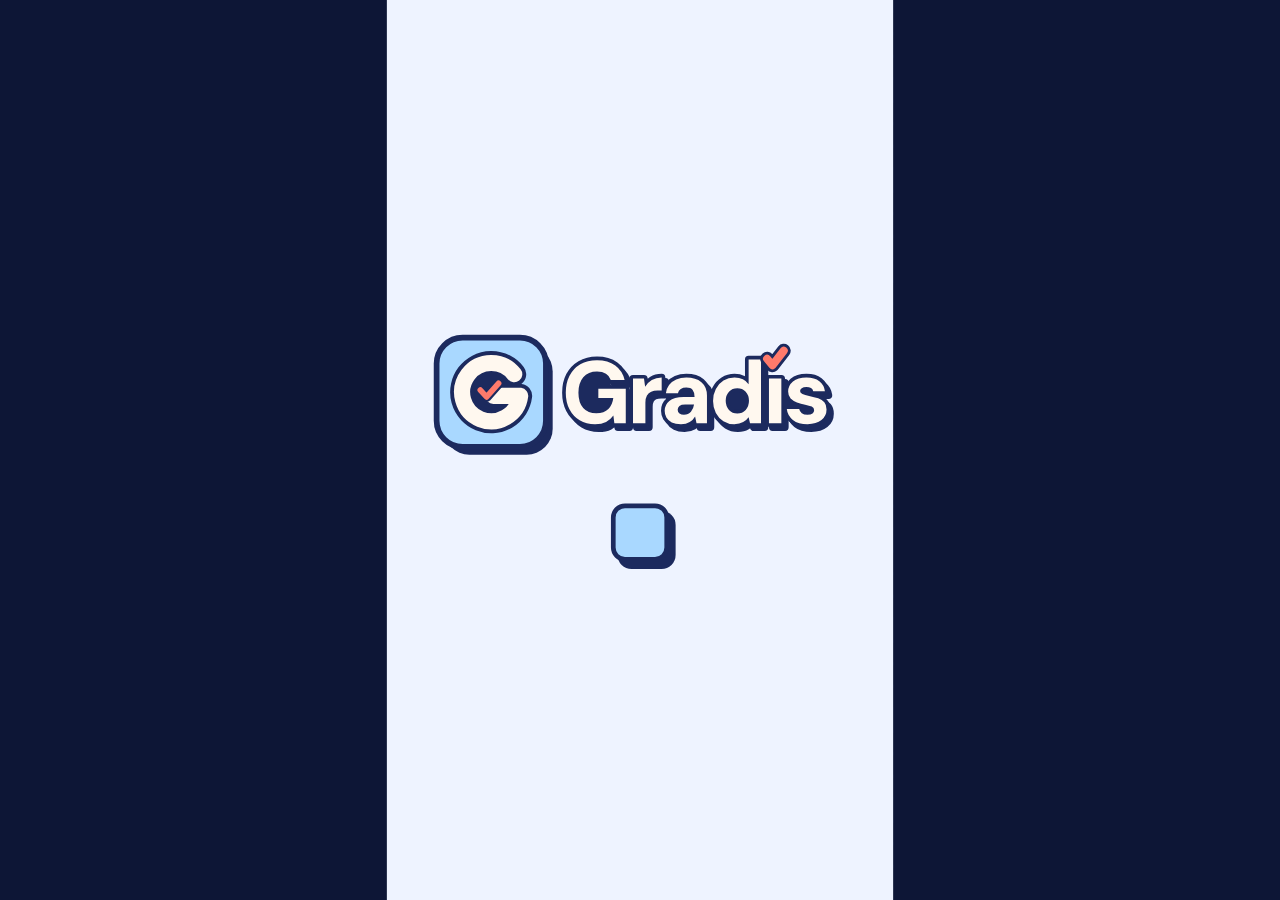
<file: index.html>
<!DOCTYPE html>
<html lang="en"><head><meta charset="utf-8">
<meta name="viewport" content="width=device-width,initial-scale=1,viewport-fit=cover,interactive-widget=resizes-content">
<title>Gradis</title>
<meta name="description" content="Gradis: practise quizzes, track your grades.">
<meta name="theme-color" content="#1c2a5e">
<meta name="mobile-web-app-capable" content="yes"><meta name="apple-mobile-web-app-capable" content="yes">
<meta name="apple-mobile-web-app-status-bar-style" content="black-translucent"><meta name="apple-mobile-web-app-title" content="Gradis">
<link rel="manifest" href="manifest.webmanifest">
<link rel="icon" type="image/png" sizes="32x32" href="icons/favicon-32.png">
<link rel="apple-touch-icon" href="icons/apple-touch-icon.png">
<link rel="stylesheet" href="css/fonts.css">
<link rel="stylesheet" href="css/style.css">
<link rel="stylesheet" href="vendor/katex/katex.min.css">
</head><body>
<div id="st"><div id="app"></div></div>
<noscript><p style="color:#fff;padding:24px;font-family:sans-serif">Gradis needs JavaScript to run.</p></noscript>
<script src="vendor/katex/katex.min.js"></script>
<script src="js/icons-material.js"></script>
<script src="js/icons.js"></script>
<script src="js/util.js"></script>
<script src="js/logo.js"></script>
<script src="js/store.js"></script>
<script src="js/marking.js"></script>
<script src="js/screens.js"></script>
<script src="js/book.js"></script>
<script src="js/qcode.js"></script>
<script src="js/qmath.js"></script>
<script src="js/summary.js"></script>
<script src="js/quiz.js"></script>
<script src="js/account.js"></script>
<script src="js/events.js"></script>
<script src="js/ads-config.js"></script>
<script src="js/ads.js"></script>
<script src="js/main.js"></script>
</body></html>
</file>
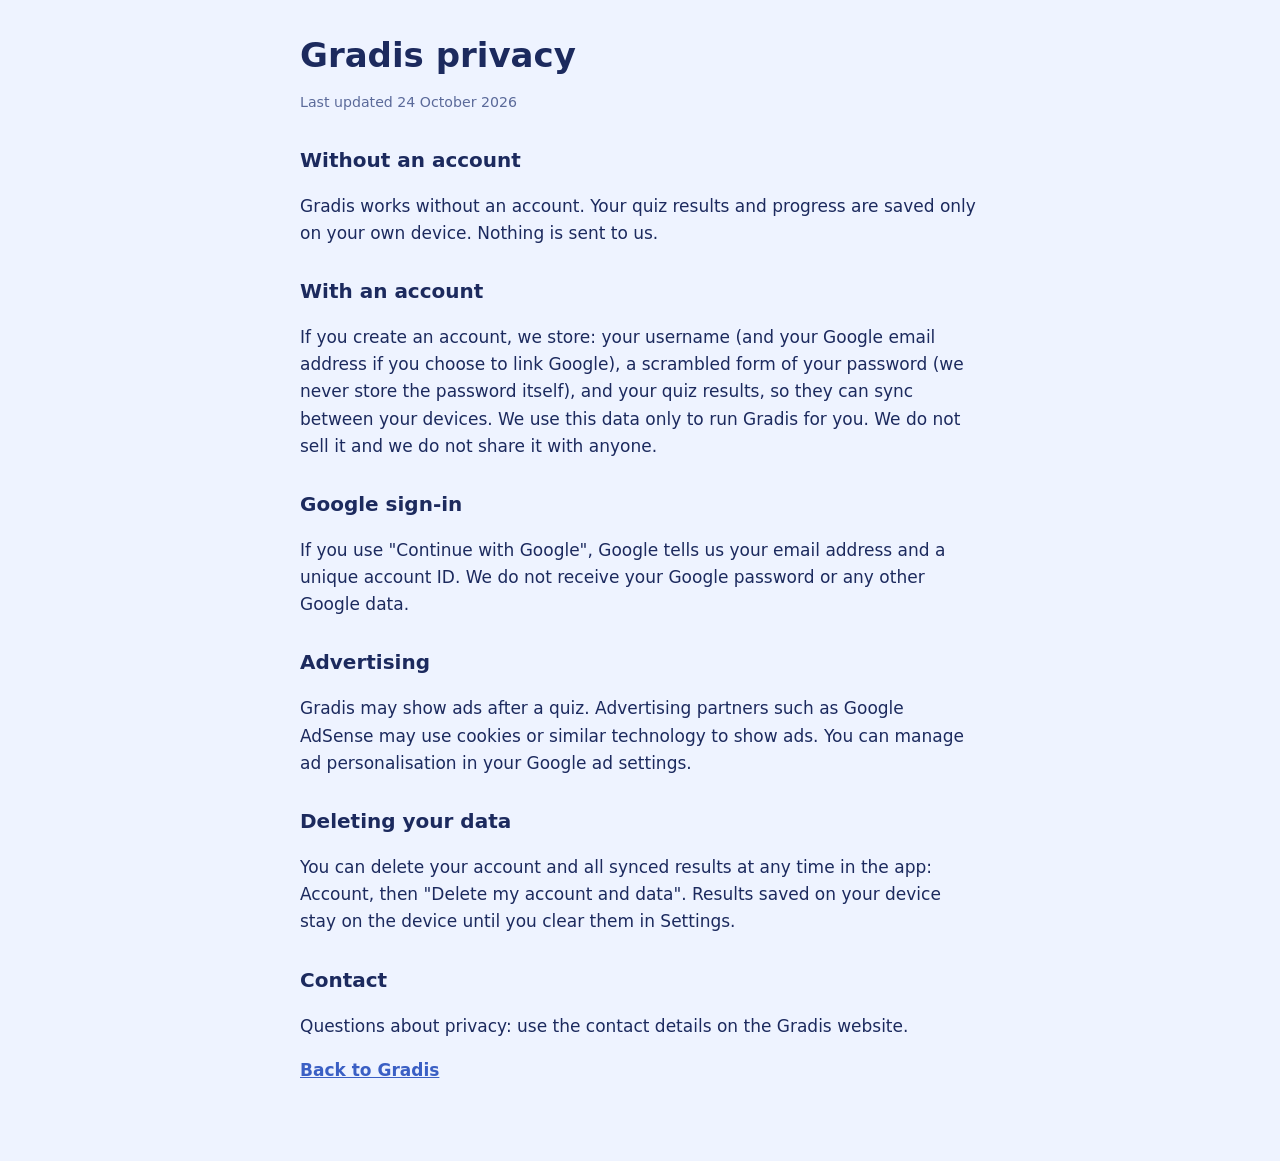
<file: privacy.html>
<!doctype html><html lang="en"><head><meta charset="utf-8"><meta name="viewport" content="width=device-width,initial-scale=1"><title>Gradis privacy</title>
<style>body{margin:0;background:#eef3ff;color:#1c2a5e;font:500 17px/1.6 'DM Sans',system-ui,sans-serif}main{max-width:680px;margin:0 auto;padding:28px 20px 60px}h1{font-size:34px;margin:0 0 6px}h2{font-size:20px;margin:28px 0 6px}a{color:#3a5fc4;font-weight:700}small{color:#5b6a9a}</style></head><body><main>
<h1>Gradis privacy</h1><small>Last updated 24 October 2026</small>
<h2>Without an account</h2><p>Gradis works without an account. Your quiz results and progress are saved only on your own device. Nothing is sent to us.</p>
<h2>With an account</h2><p>If you create an account, we store: your username (and your Google email address if you choose to link Google), a scrambled form of your password (we never store the password itself), and your quiz results, so they can sync between your devices. We use this data only to run Gradis for you. We do not sell it and we do not share it with anyone.</p>
<h2>Google sign-in</h2><p>If you use "Continue with Google", Google tells us your email address and a unique account ID. We do not receive your Google password or any other Google data.</p>
<h2>Advertising</h2><p>Gradis may show ads after a quiz. Advertising partners such as Google AdSense may use cookies or similar technology to show ads. You can manage ad personalisation in your Google ad settings.</p>
<h2>Deleting your data</h2><p>You can delete your account and all synced results at any time in the app: Account, then "Delete my account and data". Results saved on your device stay on the device until you clear them in Settings.</p>
<h2>Contact</h2><p>Questions about privacy: use the contact details on the Gradis website.</p>
<p><a href="/">Back to Gradis</a></p></main></body></html>
</file>
<file: css/fonts.css>
/* DM Sans (SIL Open Font License 1.1, see fonts/OFL.txt) - bundled so the app works offline */
@font-face{font-family:'DM Sans';font-style:normal;font-weight:500;font-display:swap;src:url(../fonts/DMSans-Medium.woff2) format('woff2')}
@font-face{font-family:'DM Sans';font-style:normal;font-weight:700;font-display:swap;src:url(../fonts/DMSans-Bold.woff2) format('woff2')}
@font-face{font-family:'DM Sans';font-style:normal;font-weight:800;font-display:swap;src:url(../fonts/DMSans-ExtraBold.woff2) format('woff2')}
</file>
<file: css/style.css>
*{box-sizing:border-box;margin:0;padding:0;-webkit-tap-highlight-color:transparent}
:root{--t-fast:120ms;--t-med:240ms;--t-slow:500ms;--e-spring:cubic-bezier(.34,1.56,.64,1);--e-out:cubic-bezier(.22,.61,.36,1);--navy:#1c2a5e;--y:#ffcb3d;--yd:#c98a00;--cor:#ff7a59;--cord:#c4492b;--teal:#2fb5a3;--teald:#1d8174;--blu:#5b8cff;--blud:#3a5fc4;--sh:#7d97d1;--bg:#eef3ff;--ink2:#5b6a9a;--ok:#2fb5a3;--bad:#ff7a59;--part:#ffcb3d}
html,body{width:100%;height:100%;position:fixed;inset:0;background:var(--bg);overflow:hidden;font-family:'DM Sans',system-ui,sans-serif;color:var(--navy)}
button{font-family:inherit;color:inherit}
#st{position:fixed;left:0;top:0;width:100vw;height:100vh;transform-origin:0 0;overflow:hidden;background:var(--bg);
 background-image:radial-gradient(rgba(91,140,255,.22) 1.6px,transparent 1.8px);background-size:24px 24px}
.scr{position:absolute;inset:0;display:flex;flex-direction:column}
/* page transitions: new screen slides in, the old one slides out and fades (direction set from JS: --dx / --ox) */
.scr.an{animation:pin .36s cubic-bezier(.22,1,.36,1) both}
.scr.out{pointer-events:none;animation:pout .24s cubic-bezier(.5,0,1,1) both}
@keyframes pin{from{opacity:0;transform:translateX(var(--dx,38px))}}
@keyframes pout{to{opacity:0;transform:translateX(var(--ox,-26px))}}
.body{flex:1;overflow-y:auto;padding:0 20px 24px;scrollbar-width:none}
.body::-webkit-scrollbar{display:none}
/* shared bits */
.card{background:#fff;border-radius:16px;box-shadow:1px 1px 0 var(--sh),2px 2px 0 var(--sh),3px 3px 0 var(--sh),4px 4px 0 var(--sh)}
.btn{height:60px;border-radius:15px;border:0;font:800 17px 'DM Sans';letter-spacing:.06em;cursor:pointer;color:var(--navy);background:var(--y);box-shadow:1px 1px 0 var(--yd),2px 2px 0 var(--yd),3px 3px 0 var(--yd),4px 4px 0 var(--yd);transition:transform .08s,box-shadow .08s}
.btn:active:not(.off){transform:translate(3px,3px);box-shadow:1px 1px 0 var(--yd)}
.btn.w{background:#fff;box-shadow:1px 1px 0 var(--sh),2px 2px 0 var(--sh),3px 3px 0 var(--sh),4px 4px 0 var(--sh)}
.btn.w:active:not(.off){box-shadow:1px 1px 0 var(--sh)}
.btn.off{background:#dfe6f7;color:#97a5c9;box-shadow:1px 1px 0 #c3cde8,2px 2px 0 #c3cde8,3px 3px 0 #c3cde8,4px 4px 0 #c3cde8;cursor:not-allowed}
.btn.nope{animation:nope .35s}
@keyframes nope{25%{transform:translateX(-7px)}75%{transform:translateX(7px)}}
.chip{display:inline-flex;align-items:center;gap:6px;height:28px;padding:0 11px;border-radius:9px;font:800 11px 'DM Sans';letter-spacing:.09em;background:#e3ebff;color:var(--navy)}
.chip.y{background:var(--y)}.chip.t{background:#cdf1ec;color:var(--teald)}.chip.c{background:#ffdcd2;color:var(--cord)}.chip.n{background:var(--navy);color:#fff}
.lbl{font:800 11px 'DM Sans';letter-spacing:.2em;color:var(--ink2)}
.iconb{width:44px;height:44px;border-radius:13px;border:0;background:#fff;display:grid;place-items:center;cursor:pointer;box-shadow:1px 1px 0 var(--sh),2px 2px 0 var(--sh),3px 3px 0 var(--sh)}
.iconb:active{transform:translate(2px,2px);box-shadow:1px 1px 0 var(--sh)}
.iconb svg{width:22px;height:22px}
.toast{position:absolute;left:50%;bottom:120px;transform:translateX(-50%);background:var(--navy);color:#fff;font:800 12px 'DM Sans';letter-spacing:.12em;padding:10px 16px;border-radius:10px;z-index:50;white-space:nowrap;animation:ts 1.8s forwards;box-shadow:2px 2px 0 #0d1636}
@keyframes ts{0%{opacity:0;transform:translate(-50%,10px)}12%,80%{opacity:1;transform:translate(-50%,0)}100%{opacity:0}}
/* home */
.top{display:flex;align-items:center;gap:12px;padding:26px 20px 14px}
.logo{display:flex;align-items:center;gap:10px;flex:1}
.lm{width:44px;height:44px;border-radius:13px;background:var(--navy);display:grid;place-items:center;color:var(--y);font:800 26px 'DM Sans';box-shadow:1px 1px 0 #0d1636,2px 2px 0 #0d1636,3px 3px 0 #0d1636}
.lw{font:800 26px 'DM Sans';letter-spacing:.01em}
.hi{padding:6px 20px 14px}.hi h1{font-size:30px;font-weight:800;line-height:1.1}.hi p{font-weight:700;color:var(--ink2);margin-top:6px;font-size:15px}
.cont{display:flex;align-items:center;gap:14px;padding:16px;margin:0 20px 22px;cursor:pointer;background:var(--navy);color:#fff;box-shadow:1px 1px 0 #0d1636,2px 2px 0 #0d1636,3px 3px 0 #0d1636,4px 4px 0 #0d1636}
.cont b{font-size:19px;display:block}.cont small{font-weight:700;opacity:.75;font-size:13px}
.ring{width:56px;height:56px;border-radius:50%;display:grid;place-items:center;flex:none;font:800 14px 'DM Sans'}
.ring i{width:42px;height:42px;border-radius:50%;background:#fff;color:var(--navy);display:grid;place-items:center;font-style:normal}
.sgrid{display:grid;grid-template-columns:1fr 1fr;gap:16px;padding:0 20px}
.sc{padding:16px 14px 14px;cursor:pointer;position:relative;color:#fff;border-radius:18px;overflow:hidden;min-height:176px;display:flex;flex-direction:column}
.sc .ib{width:60px;height:60px;border-radius:16px;background:rgba(255,255,255,.22);display:grid;place-items:center;margin-bottom:12px}
.sc .ib svg{width:38px;height:38px}
.sc b{font-size:21px;font-weight:800;display:block}.sc small{font-weight:700;opacity:.85;font-size:13px;margin-top:2px}
.sc .pr{margin-top:auto;height:10px;border-radius:6px;background:rgba(0,0,0,.18);overflow:hidden}.sc .pr i{display:block;height:100%;background:#fff;border-radius:6px}
.sc:active{transform:translate(2px,2px)}
.sc.soon{background:#dfe6f7!important;color:#97a5c9;box-shadow:1px 1px 0 #c3cde8,2px 2px 0 #c3cde8,3px 3px 0 #c3cde8,4px 4px 0 #c3cde8;cursor:default}
.nav{display:flex;gap:12px;padding:12px 20px 22px;background:linear-gradient(180deg,transparent,var(--bg) 30%)}
.nav button{flex:1;height:58px;border-radius:15px;border:0;font:800 14px 'DM Sans';letter-spacing:.08em;background:#fff;color:var(--ink2);cursor:pointer;box-shadow:1px 1px 0 var(--sh),2px 2px 0 var(--sh),3px 3px 0 var(--sh);display:flex;align-items:center;justify-content:center;gap:8px}
.nav button svg{width:22px;height:22px}
.nav button.on{background:var(--navy);color:#fff;box-shadow:1px 1px 0 #0d1636,2px 2px 0 #0d1636,3px 3px 0 #0d1636}
/* header for inner pages */
.ph{display:flex;align-items:center;gap:12px;padding:24px 20px 14px}
.ph h2{flex:1;font-size:24px;font-weight:800}
.hero{margin:0 20px 18px;padding:20px;color:#fff;border-radius:18px;position:relative;overflow:hidden}
.hero h1{font-size:30px;font-weight:800;line-height:1.1}.hero p{font-weight:700;opacity:.9;margin-top:6px}
.qrow{display:flex;align-items:center;gap:14px;padding:14px;margin-bottom:14px;cursor:pointer}
.qrow:active{transform:translate(2px,2px)}
.qn{width:52px;height:52px;border-radius:14px;color:#fff;display:grid;place-items:center;font:800 20px 'DM Sans';flex:none}
.qrow b{font-size:18px;display:block}.qrow .chips{display:flex;gap:6px;flex-wrap:wrap;margin-top:7px}
.gr{width:46px;height:46px;border-radius:12px;background:var(--y);display:grid;place-items:center;font:800 22px 'DM Sans';flex:none;box-shadow:1px 1px 0 var(--yd),2px 2px 0 var(--yd)}
.gr.n{background:#e3ebff;color:var(--ink2);box-shadow:none;font-size:13px}
/* landing */
.stats{display:grid;grid-template-columns:repeat(3,1fr);gap:12px;margin:0 20px 16px}
.stat{padding:12px 6px;text-align:center}.stat b{display:block;font-size:24px;font-weight:800}.stat small{font:800 10px 'DM Sans';letter-spacing:.14em;color:var(--ink2)}
.seg3{display:grid;grid-template-columns:repeat(3,1fr);gap:8px;margin:8px 20px 6px}
.seg3 button{min-height:76px;border-radius:14px;border:0;background:#fff;cursor:pointer;padding:8px 4px;box-shadow:1px 1px 0 var(--sh),2px 2px 0 var(--sh),3px 3px 0 var(--sh);font:800 14px 'DM Sans';display:flex;flex-direction:column;align-items:center;gap:3px}
.seg3 button small{font:700 10px 'DM Sans';color:var(--ink2);line-height:1.25;padding:0 4px}
.seg3 button.on{background:var(--y);box-shadow:1px 1px 0 var(--yd),2px 2px 0 var(--yd),3px 3px 0 var(--yd)}.seg3 button.on small{color:var(--navy)}
.inst{padding:16px 18px;margin:16px 20px 0}.inst li{margin:8px 0 0 18px;font-weight:600;font-size:14px;line-height:1.35}
.foot{padding:12px 20px 24px;display:flex;gap:12px;flex:none}
.foot .btn{flex:1}
/* quiz */
.qtop{display:flex;align-items:center;gap:12px;padding:22px 20px 10px;flex:none}
.segs{flex:1;display:flex;gap:5px}
.segs i{flex:1;height:10px;border-radius:5px;background:#d4def5}
.segs i.d{background:var(--navy)}.segs i.cur{background:var(--y);box-shadow:0 0 0 2px var(--navy)}.segs i.ok{background:var(--ok)}.segs i.bad{background:var(--bad)}.segs i.part{background:var(--part)}
.tmr{height:38px;padding:0 12px;border-radius:11px;background:var(--navy);color:#fff;font:800 16px 'DM Sans';display:flex;align-items:center;gap:6px;min-width:84px;justify-content:center}
.tmr.u{background:var(--cor);animation:ur .6s ease-in-out infinite alternate}
@keyframes ur{to{transform:scale(1.07)}}
.qmeta{display:flex;gap:8px;align-items:center;margin:6px 0 12px;flex-wrap:wrap}
.qcard{padding:18px 18px;font-size:19px;font-weight:700;line-height:1.4;margin-bottom:16px}
.mx{font-family:'STIX Two Text','Times New Roman',serif;font-style:italic;font-weight:600}
.qimg{margin-top:12px;border-radius:12px;background:#fff;border:2px solid #d4def5;padding:8px}
.opt{display:flex;align-items:center;gap:12px;width:100%;min-height:62px;padding:10px 14px;margin-bottom:12px;border:0;border-radius:15px;background:#fff;text-align:left;font:700 17px 'DM Sans';cursor:pointer;box-shadow:1px 1px 0 var(--sh),2px 2px 0 var(--sh),3px 3px 0 var(--sh);transition:transform .08s}
.opt:active{transform:translate(2px,2px)}
.opt .k{width:36px;height:36px;border-radius:10px;background:#e3ebff;display:grid;place-items:center;font:800 15px 'DM Sans';flex:none}
.opt.sel{background:#fff6d6;box-shadow:0 0 0 3px var(--y),1px 1px 0 var(--yd),2px 2px 0 var(--yd),3px 3px 0 var(--yd)}.opt.sel .k{background:var(--y)}
.opt.ok{background:#d9f5f0;box-shadow:0 0 0 3px var(--ok),2px 2px 0 var(--teald)}.opt.ok .k{background:var(--ok);color:#fff}
.opt.bad{background:#ffe3dc;box-shadow:0 0 0 3px var(--bad),2px 2px 0 var(--cord)}.opt.bad .k{background:var(--bad);color:#fff}
.opt.miss{box-shadow:0 0 0 3px var(--ok) inset,1px 1px 0 var(--sh)}
.opt.lock{cursor:default}
.opt .cb{border-radius:8px}
.tf{display:grid;grid-template-columns:1fr 1fr;gap:14px}
.tf .opt{min-height:120px;flex-direction:column;justify-content:center;font-size:24px;margin:0}.tf .opt .k{width:54px;height:54px;font-size:26px;border-radius:15px}
.note{font:700 15px/1.35 'DM Sans';color:var(--navy);opacity:.82;margin:0 0 14px;letter-spacing:.01em}
.inp{width:100%;height:60px;border-radius:14px;border:3px solid #c3cde8;background:#fff;padding:0 16px;font:700 20px 'DM Sans';color:var(--navy);outline:none}
.inp:focus{border-color:var(--blu);box-shadow:0 0 0 4px rgba(91,140,255,.25)}
.inp.ok{border-color:var(--ok);background:#d9f5f0}.inp.bad{border-color:var(--bad);background:#ffe3dc}
.gw{white-space:nowrap}.gw .gap{margin-right:1px}.gap{display:inline-block;width:92px;height:40px;vertical-align:middle;margin:0 4px;border-radius:10px;border:3px solid #c3cde8;background:#f4f7ff;text-align:center;font:800 18px 'DM Sans';color:var(--navy);outline:none}
.gap:focus{border-color:var(--blu)}.gap.ok{border-color:var(--ok);background:#d9f5f0}.gap.bad{border-color:var(--bad);background:#ffe3dc}
.nrow{display:flex;gap:12px}.nrow .inp:first-child{flex:1}.nrow .u{width:130px;flex:none;text-align:center}
.mt{display:grid;grid-template-columns:1fr 1fr;gap:14px}
.mi{position:relative;min-height:70px;padding:10px 12px 10px 14px;border-radius:14px;background:#fff;border:0;text-align:left;font:700 15px/1.25 'DM Sans';cursor:pointer;margin-bottom:12px;width:100%;box-shadow:1px 1px 0 var(--sh),2px 2px 0 var(--sh),3px 3px 0 var(--sh);border-left:10px solid #d4def5}
.mi.act{box-shadow:0 0 0 3px var(--navy),2px 2px 0 var(--navy)}
.mi.p{border-left-color:var(--pc);background:color-mix(in srgb,var(--pc) 16%,#fff)}
.mi .pn{display:inline-grid;place-items:center;width:24px;height:24px;border-radius:7px;color:#fff;font:800 13px 'DM Sans';margin-right:9px;vertical-align:middle}.mi{padding-right:40px}.mi .b{position:absolute;right:8px;top:8px;width:24px;height:24px;border-radius:50%;background:var(--pc);color:#fff;font:800 12px 'DM Sans';display:grid;place-items:center}
.mi.ok{outline:3px solid var(--ok)}.mi.bad{outline:3px solid var(--bad)}
.ord{display:flex;align-items:center;gap:10px;min-height:68px;padding:10px 10px 10px 12px;margin-bottom:12px;border-radius:15px;background:#fff;font:700 15px/1.3 'DM Sans';box-shadow:1px 1px 0 var(--sh),2px 2px 0 var(--sh),3px 3px 0 var(--sh);touch-action:none}
.ord .n{width:34px;height:34px;border-radius:10px;background:var(--navy);color:#fff;display:grid;place-items:center;font:800 15px 'DM Sans';flex:none}
.ord .t{flex:1}.ord .hd{width:34px;height:44px;display:grid;place-items:center;cursor:grab;color:#97a5c9;flex:none}
.ord .ar{display:flex;flex-direction:column;gap:4px}.ord .ar button{width:34px;height:20px;border:0;border-radius:6px;background:#e3ebff;cursor:pointer;display:grid;place-items:center;font-size:11px}
.ord.drag{transform:scale(1.03);box-shadow:0 0 0 3px var(--y),6px 10px 18px rgba(28,42,94,.25);z-index:3;position:relative}
.ord.ok{outline:3px solid var(--ok)}.ord.bad{outline:3px solid var(--bad)}
.dia{position:relative}.dia svg,.qimg svg{width:100%;height:auto;display:block}
.dia .dot{position:absolute;width:52px;height:52px;margin:-26px 0 0 -26px;border-radius:50%;border:3px dashed var(--blu);background:rgba(91,140,255,.18);display:grid;place-items:center;font:800 14px 'DM Sans';cursor:pointer;color:var(--blud);animation:dp 1.4s ease-in-out infinite}
@keyframes dp{50%{box-shadow:0 0 0 7px rgba(91,140,255,.2)}}
.dia .dot.f{animation:none;border-style:solid;background:var(--navy);color:#fff;width:auto;min-width:64px;height:34px;border-radius:12px;margin:-17px 0 0 -32px;padding:0 10px;border-color:var(--navy);box-shadow:1px 1px 0 #0d1636,2px 2px 0 #0d1636}
.dia .dot.f.ok{background:var(--ok);border-color:var(--ok);box-shadow:1px 1px 0 var(--teald)}.dia .dot.f.bad{background:var(--bad);border-color:var(--bad);box-shadow:1px 1px 0 var(--cord)}
.dia .dot.sel{border-color:var(--navy)}
.tray{display:flex;gap:10px;flex-wrap:wrap;min-height:54px;padding:10px;border-radius:14px;background:#dfe7fb;border:2px dashed #aab9e0}
.lab{height:42px;padding:0 16px;border:0;border-radius:12px;background:#fff;font:800 15px 'DM Sans';cursor:pointer;box-shadow:1px 1px 0 var(--sh),2px 2px 0 var(--sh),3px 3px 0 var(--sh)}
.lab.sel{background:var(--y);box-shadow:1px 1px 0 var(--yd),2px 2px 0 var(--yd),3px 3px 0 var(--yd);transform:translateY(-3px)}
.gridw{overflow-x:auto;margin-bottom:14px;border-radius:14px}
table.g{border-collapse:separate;border-spacing:0;width:100%;background:#fff;border-radius:14px;overflow:hidden;box-shadow:1px 1px 0 var(--sh),2px 2px 0 var(--sh),3px 3px 0 var(--sh)}
table.g th{background:var(--navy);color:#fff;font:800 12px 'DM Sans';letter-spacing:.08em;padding:10px 8px;text-align:center}
table.g td{padding:6px;text-align:center;font:700 15px 'DM Sans';border-top:2px solid #e3ebff;min-width:70px}
table.g td.gv{background:#f1f5ff;color:var(--ink2)}
table.g input,table.g select{width:100%;height:42px;border-radius:10px;border:3px solid #c3cde8;background:#fff;text-align:center;font:800 16px 'DM Sans';color:var(--navy);outline:none}
table.g input:focus,table.g select:focus{border-color:var(--blu)}
table.g .ok{border-color:var(--ok);background:#d9f5f0}table.g .bad{border-color:var(--bad);background:#ffe3dc}
table.g small{display:block;font:800 11px 'DM Sans';color:var(--teald);margin-top:2px}
.qq{padding:14px 16px;margin-bottom:12px;border-radius:12px;background:#fff;border-left:8px solid var(--blu);font-weight:700;line-height:1.4;box-shadow:1px 1px 0 var(--sh),2px 2px 0 var(--sh)}
.qq b{display:block;font:800 10px 'DM Sans';letter-spacing:.18em;color:var(--ink2);margin-bottom:4px}
.part{padding:14px;margin-bottom:14px}
.part h4{display:flex;align-items:center;gap:8px;font-size:15px;font-weight:700;line-height:1.35;margin-bottom:10px}.part h4 span{width:28px;height:28px;border-radius:8px;background:var(--navy);color:#fff;display:grid;place-items:center;font-weight:800;flex:none}
.part textarea{width:100%;height:80px;border-radius:12px;border:3px solid #c3cde8;padding:10px 12px;font:600 15px 'DM Sans';color:var(--navy);resize:none;outline:none}
.part textarea:focus{border-color:var(--blu)}
.ms{margin-top:10px;display:flex;flex-direction:column;gap:8px}
.ms button{display:flex;gap:10px;align-items:center;text-align:left;border:0;border-radius:12px;padding:10px 12px;background:#eef3ff;font:600 13px/1.3 'DM Sans';cursor:pointer}
.ms button i{width:24px;height:24px;border-radius:7px;background:#fff;border:2px solid #aab9e0;flex:none;display:grid;place-items:center;font-style:normal;font-weight:800}
.ms button.t{background:#d9f5f0}.ms button.t i{background:var(--ok);border-color:var(--ok);color:#fff}
.assert .qq{border-left-color:var(--cor)}.assert .qq.r{border-left-color:var(--teal)}
/* feedback + footer */
.fb{border-radius:16px;padding:14px 16px;margin-top:6px;margin-bottom:12px;animation:fbin .35s cubic-bezier(.3,1.4,.5,1)}
@keyframes fbin{from{opacity:0;transform:translateY(14px) scale(.97)}}
.fb.ok{background:#d9f5f0;box-shadow:1px 1px 0 var(--teald),2px 2px 0 var(--teald),3px 3px 0 var(--teald)}.fb.bad{background:#ffe3dc;box-shadow:1px 1px 0 var(--cord),2px 2px 0 var(--cord),3px 3px 0 var(--cord)}.fb.part{background:#fff3cc;box-shadow:1px 1px 0 var(--yd),2px 2px 0 var(--yd),3px 3px 0 var(--yd)}.fb.study{background:#e3ebff;box-shadow:1px 1px 0 var(--sh),2px 2px 0 var(--sh),3px 3px 0 var(--sh)}
.fb h3{display:flex;align-items:center;gap:8px;font-size:19px;font-weight:800}
.fb h3 em{font-style:normal;margin-left:auto;font-size:15px;background:rgba(255,255,255,.7);padding:3px 10px;border-radius:9px}
.fb p{font-weight:600;font-size:14.5px;line-height:1.45;margin-top:7px}
.fb .ac{font-weight:800;font-size:14px;margin-top:8px}
.qfoot{flex:none;padding:10px 20px 22px;background:linear-gradient(180deg,rgba(238,243,255,0),var(--bg) 22%)}
.conf{margin-bottom:12px}
.conf .lbl{display:block;margin-bottom:7px;text-align:center}
.conf .row{display:grid;grid-template-columns:repeat(3,1fr);gap:9px}
.conf button{height:56px;border:0;border-radius:13px;background:#fff;font:800 14px 'DM Sans';cursor:pointer;box-shadow:1px 1px 0 var(--sh),2px 2px 0 var(--sh),3px 3px 0 var(--sh);display:flex;flex-direction:column;align-items:center;justify-content:center;gap:3px}
.conf button small{font:800 10px 'DM Sans';letter-spacing:.06em;color:var(--ink2)}
.conf button .bars{display:flex;gap:3px;align-items:flex-end;height:14px}.conf button .bars i{width:6px;border-radius:2px;background:#c3cde8}
.conf button.on{background:var(--navy);color:#fff;box-shadow:1px 1px 0 #0d1636,2px 2px 0 #0d1636,3px 3px 0 #0d1636;transform:translateY(-3px)}.conf button.on small{color:#c9d5ff}.conf button.on .bars i{background:var(--y)}
.conf button:active{transform:translate(2px,2px)}
.conf.lock button{pointer-events:none;opacity:.6}.conf.lock button.on{opacity:1}
.frow{display:flex;gap:12px}.frow .btn{flex:1}.frow .btn.hint{flex:none;width:100px;height:60px;font-size:14px}
.hbox{background:#fff6d6;border-left:8px solid var(--y);border-radius:12px;padding:12px 14px;font-weight:700;font-size:14px;line-height:1.4;margin-bottom:12px;animation:fbin .3s}
/* result */
.rt{padding:18px 20px 0;text-align:center}
.stamp{width:150px;height:150px;border-radius:50%;margin:8px auto 12px;display:grid;place-items:center;background:var(--y);color:var(--navy);font:800 84px 'DM Sans';box-shadow:1px 1px 0 var(--yd),2px 2px 0 var(--yd),3px 3px 0 var(--yd),4px 4px 0 var(--yd),5px 5px 0 var(--yd),6px 6px 0 var(--yd);animation:stp .6s cubic-bezier(.3,1.6,.5,1) both;transform:rotate(-6deg);position:relative}
.stamp:after{content:"";position:absolute;inset:9px;border-radius:50%;border:3px dashed rgba(28,42,94,.35)}
@keyframes stp{from{transform:scale(2.4) rotate(14deg);opacity:0}}
.rt h1{font-size:30px;font-weight:800}.rt p{font-weight:700;color:var(--ink2);margin-top:4px}
.sc2{display:grid;grid-template-columns:1fr 1fr;gap:14px;margin:18px 20px 14px}
.sc2 .card{padding:14px 10px;text-align:center}.sc2 b{display:block;font-size:34px;font-weight:800;line-height:1}.sc2 small{display:block;font:800 10px 'DM Sans';letter-spacing:.16em;color:var(--ink2);margin-top:6px}
.cal{margin:0 20px 14px;padding:16px}
.cal h4{display:flex;align-items:center;font-size:15px;font-weight:800}.cal h4 em{margin-left:auto;font-style:normal;font-size:22px}
.gauge{position:relative;height:18px;border-radius:9px;background:linear-gradient(90deg,var(--cor),#ffd9a0 45%,var(--teal));margin:14px 0 8px}
.gauge i{position:absolute;top:-6px;width:8px;height:30px;border-radius:4px;background:var(--navy);box-shadow:0 0 0 3px #fff;margin-left:-4px;transition:left .8s cubic-bezier(.3,1.4,.5,1)}
.cal p{font-weight:600;font-size:13.5px;line-height:1.4;color:var(--ink2)}
.strip{display:flex;gap:8px;margin:0 20px 14px}
.strip button{flex:1;height:46px;border-radius:12px;border:0;font:800 16px 'DM Sans';color:#fff;cursor:pointer;box-shadow:1px 1px 0 rgba(0,0,0,.25),2px 2px 0 rgba(0,0,0,.25)}
.strip .ok{background:var(--ok)}.strip .bad{background:var(--bad)}.strip .part{background:var(--part);color:var(--navy)}
/* review */
.rv{padding:14px 16px;margin-bottom:16px}
.rv .h{display:flex;align-items:center;gap:8px;margin-bottom:8px}
.rv .h .n{width:30px;height:30px;border-radius:9px;color:#fff;display:grid;place-items:center;font-weight:800;font-size:14px}
.rv .h em{margin-left:auto;font-style:normal;font:800 13px 'DM Sans'}
.rv .q{font-weight:700;font-size:15px;line-height:1.4;margin-bottom:10px}
.rv .a{display:flex;gap:8px;font-weight:700;font-size:13.5px;line-height:1.35;margin-bottom:6px}.rv .a b{flex:none;width:62px;font:800 10px 'DM Sans';letter-spacing:.12em;color:var(--ink2);padding-top:2px}
.rv .a.y span{color:var(--cord)}.rv .a.c span{color:var(--teald)}
.rv .ex{margin-top:8px;background:#eef3ff;border-radius:10px;padding:10px 12px;font-weight:600;font-size:13px;line-height:1.45}
.flag{display:flex;align-items:center;gap:8px;background:var(--cor);color:#fff;font:800 11px 'DM Sans';letter-spacing:.12em;padding:7px 12px;border-radius:10px;margin:0 0 10px;width:max-content}
.pad{padding:22px 20px 0}.rowl{display:flex;justify-content:space-between;align-items:center;margin-bottom:12px}
.lnk{border:0;background:none;font:800 11px 'DM Sans';letter-spacing:.14em;color:var(--blud);cursor:pointer}
.sc2.stats{grid-template-columns:repeat(3,1fr);gap:12px;margin:0 20px 6px}.stats .card{padding:14px 8px}.stats b{font-size:28px}
.lat{display:flex;align-items:center;gap:14px;padding:16px;color:#fff;cursor:pointer;border-radius:18px;margin-bottom:14px}
.lat .ib{width:56px;height:56px;border-radius:15px;background:rgba(255,255,255,.22);display:grid;place-items:center}.lat .ib svg{width:36px;height:36px}
.lat b{font-size:22px;font-weight:800;display:block}.lat small{font-weight:700;opacity:.9;font-size:13px}
.nxt{display:flex;align-items:center;gap:12px;padding:12px 14px;cursor:pointer}.nxt .qn{width:44px;height:44px;border-radius:12px;display:grid;place-items:center;color:#fff;font:800 17px 'DM Sans';flex:none}
.nxt b{font-size:16px;display:block}.nxt small{font:800 10px 'DM Sans';letter-spacing:.16em;color:var(--ink2)}
.bs{display:flex;align-items:center;gap:12px;padding:12px 14px;margin-bottom:12px;cursor:pointer}.bs b{font-size:16px;display:block;margin-bottom:7px}.bs .pc{font-weight:800;font-size:18px}
.rk{width:34px;height:34px;border-radius:10px;display:grid;place-items:center;color:#fff;font:800 16px 'DM Sans';flex:none}
.bar{height:9px;border-radius:5px;background:#e3ebff;overflow:hidden}.bar i{display:block;height:100%;border-radius:5px}
.needs{display:flex;align-items:center;gap:10px;padding:12px 14px;cursor:pointer;margin-bottom:12px;background:#fff4f0}.needs b{font-size:16px}.needs small{font-weight:700;color:var(--ink2);font-size:12.5px}.needs .go{margin-left:auto;font:800 22px 'DM Sans'}
.srch{display:flex;align-items:center;gap:10px;margin:2px 20px 12px;height:54px;border-radius:15px;background:#fff;padding:0 16px;box-shadow:1px 1px 0 var(--sh),2px 2px 0 var(--sh),3px 3px 0 var(--sh)}
.srch svg{width:20px;height:20px;flex:none}.srch input{flex:1;border:0;outline:0;background:none;font:700 17px 'DM Sans';color:var(--navy);min-width:0}
.flt{display:flex;gap:8px;padding:0 20px 8px}.flt button{height:34px;padding:0 14px;border-radius:10px;border:0;background:#e3ebff;color:var(--ink2);font:800 11px 'DM Sans';letter-spacing:.1em;cursor:pointer}.flt button.on{background:var(--navy);color:#fff}
.az{font:800 12px 'DM Sans';letter-spacing:.2em;color:var(--ink2);margin:10px 0 8px}
.srow{display:flex;align-items:center;gap:14px;padding:12px 14px;margin-bottom:12px;cursor:pointer}.srow b{font-size:17px;display:block}.srow small{font-weight:700;color:var(--ink2);font-size:12.5px;display:block;margin:1px 0 7px}
.sq{width:50px;height:50px;border-radius:14px;display:grid;place-items:center;flex:none}.sq svg{width:30px;height:30px}.gr.sm{width:44px;height:44px;font-size:22px}
.empty{text-align:center;padding:50px 0}.empty b{display:block;font-size:19px}.empty small{font-weight:700;color:var(--ink2)}
.slider{display:flex;gap:12px;overflow-x:auto;scroll-snap-type:x mandatory;padding:0 20px 10px;scroll-padding-left:20px;scrollbar-width:none}.slider::-webkit-scrollbar{display:none}
.slider .sl{flex:0 0 100%;margin:0;scroll-snap-align:start;box-sizing:border-box;min-width:0}.slider .sl small{display:block}.slider .sl b{overflow:hidden;text-overflow:ellipsis;white-space:nowrap}
.dots{display:flex;justify-content:center;gap:7px;margin:2px 0 6px}.dots i{width:8px;height:8px;border-radius:50%;background:#c3cde8;transition:all .2s}.dots i.on{width:22px;border-radius:5px;background:var(--navy)}
.dt{display:flex;gap:6px;padding:5px;border-radius:15px;background:#dfe7fb;margin-bottom:10px}.dt button{flex:1;height:40px;border-radius:11px;border:0;background:none;font:800 11px 'DM Sans';letter-spacing:.1em;color:var(--ink2);cursor:pointer}.dt button.on{background:var(--navy);color:#fff;box-shadow:1px 1px 0 #0d1636,2px 2px 0 #0d1636}
.dcap{display:flex;justify-content:space-between;align-items:center;font:700 13px 'DM Sans';color:var(--ink2);margin:0 2px 12px}.lg{display:flex;align-items:center;gap:6px;font:800 10px 'DM Sans';letter-spacing:.1em;text-transform:uppercase}.lg i{width:18px;height:4px;border-radius:2px;background:var(--navy)}.lg i.p{background:#97a5c9;margin-left:6px}
.tiles{display:grid;grid-template-columns:repeat(3,1fr);gap:12px;margin-bottom:16px}.tl{padding:12px 8px 10px;text-align:center;min-height:104px;display:flex;flex-direction:column;align-items:center;justify-content:space-between}
.tl small{font:800 9.5px 'DM Sans';letter-spacing:.13em;color:var(--ink2)}.tl b{font-size:28px;font-weight:800;line-height:1.05;display:block}.tl b.nm{font-size:16px;line-height:1.15;padding:4px 0}
.dl{font:800 11px 'DM Sans';font-style:normal;letter-spacing:.05em;padding:3px 8px;border-radius:8px;min-height:20px}.dl.up{background:#cdf1ec;color:#157060}.dl.dn{background:#ffdcd2;color:#b53a1e}.dl.n{background:#e3ebff;color:var(--ink2)}.dl.x{padding:0}
.tl.upb b{color:#157060}.tl.dnb b{color:#b53a1e}
.chw{padding:14px 14px 8px;margin-bottom:16px}.chw .lbl{margin-bottom:4px}.chart{width:100%;display:block}
.ranks{display:grid;grid-template-columns:repeat(3,1fr);gap:12px}.rc{padding:12px 10px 12px;cursor:pointer;min-height:132px;display:flex;flex-direction:column}.rc small{font:800 9.5px 'DM Sans';letter-spacing:.13em;color:var(--ink2)}.rc b{font-size:14px;font-weight:800;line-height:1.15;margin:4px 0 auto;display:block}
.rc .g{display:flex;align-items:baseline;gap:6px;font:800 28px 'DM Sans';margin:8px 0 6px}.rc .g span{font-size:14px;color:var(--ink2)}.rc.e{opacity:.55;cursor:default;border-left:9px solid #c3cde8}.rc.e span{font-weight:700;font-size:12px;color:var(--ink2);margin-top:auto}
.gp{padding:16px 14px}.gpath{display:flex;align-items:center;flex-wrap:wrap;gap:4px 2px}.gc{min-width:40px;height:40px;padding:0 8px;border-radius:11px;display:grid;place-items:center;font:800 18px 'DM Sans';color:var(--navy);box-shadow:1px 1px 0 rgba(0,0,0,.25),2px 2px 0 rgba(0,0,0,.25)}.ar{font:800 18px 'DM Sans';color:var(--ink2);margin:0 3px}
.gsum{margin-top:14px;font:800 14px 'DM Sans'}.gsum.up{color:#157060}.gsum.dn{color:#b53a1e}.gsum.n{color:var(--ink2)}
.sec{font:800 12px 'DM Sans';letter-spacing:.2em;color:var(--ink2);margin:6px 0 12px}
.hist{display:flex;align-items:center;gap:12px;padding:12px 14px;margin-bottom:14px}
.hist .gr{width:52px;height:52px;font-size:26px}.hist b{font-size:16px;display:block}.hist small{font-weight:700;color:var(--ink2);font-size:12.5px}.hist .pc{margin-left:auto;font-weight:800;font-size:18px}
.empty{text-align:center;padding:26px 20px;font-weight:700;color:var(--ink2)}
.modal{position:absolute;inset:0;background:rgba(13,22,54,.7);z-index:40;display:grid;place-items:center;animation:fbin .2s}
.modal .card{width:420px;padding:22px;text-align:center}.modal h3{font-size:24px;font-weight:800}.modal p{font-weight:600;color:var(--ink2);margin:8px 0 18px;line-height:1.4}.modal .btn{width:100%;margin-bottom:12px}
@media (prefers-reduced-motion:reduce){*{animation-duration:.01s!important;animation-delay:0s!important}}
/* ===== app-specific additions ===== */
html,body{overscroll-behavior:none;touch-action:manipulation}
.boot{position:absolute;inset:0;display:grid;place-items:center;align-content:center;gap:16px;text-align:center;font:800 18px 'DM Sans';color:var(--ink2);letter-spacing:.08em}
.boot .lm{width:84px;height:84px;font-size:52px;border-radius:24px;margin:0 auto}
.boot .btn{width:220px;margin:6px auto 0}
.top{padding-top:calc(26px + var(--sat,0px))}.ph{padding-top:calc(24px + var(--sat,0px))}.qtop{padding-top:calc(22px + var(--sat,0px))}
.nav{padding-bottom:calc(22px + var(--sab,0px))}.foot{padding-bottom:calc(24px + var(--sab,0px))}
.modal .card{width:min(420px,calc(100% - 40px))}
.dia img,.qimg img{width:100%;height:auto;display:block}
.opt .oimg{max-height:96px;max-width:100%;border-radius:8px;background:#fff}
.empty-home{margin:0 20px 16px;padding:22px 18px;text-align:center}.empty-home b{display:block;font-size:18px;margin-bottom:6px}.empty-home small{font-weight:700;color:var(--ink2);font-size:14px;line-height:1.4}

/* logo */
.lgb{display:block;flex:none;overflow:visible}
.lgw{display:block;flex:none;overflow:visible;margin-left:2px}
.logo{gap:8px}
/* loader: a square that turns around Z, then Y, then X, and loops */
.ldr{position:relative;width:62px;height:62px;perspective:360px;flex:none}
.ldr i{position:absolute;inset:0;border-radius:15px}
.ldp{background:var(--navy);transform:translate(7px,8px)}
.ldq{background:#a9d8ff;border:5px solid var(--navy);transform-style:preserve-3d;animation:ldr 1.9s linear infinite}
@keyframes ldr{
 0%{transform:rotateZ(0deg);animation-timing-function:cubic-bezier(.65,0,.3,1)}
 30%,36%{transform:rotateZ(180deg);animation-timing-function:cubic-bezier(.65,0,.3,1)}
 66%,70%{transform:rotateZ(180deg) rotateY(180deg);animation-timing-function:cubic-bezier(.65,0,.3,1)}
 100%{transform:rotateZ(180deg) rotateY(180deg) rotateX(180deg)}}
/* opening: badge pops, letters fly in from the right and stop beside it (s first, G last) */
.splash{align-items:center;justify-content:center;gap:48px;background:var(--bg)}
.spl-in{width:min(86%,440px)}
.spl-in svg{display:block;width:100%;height:auto;overflow:visible}
.spl-ld{height:70px;display:grid;place-items:center;opacity:0;animation:fup .45s ease-out 1.3s forwards}
@keyframes fup{from{opacity:0;transform:translateY(10px)}to{opacity:1;transform:none}}
.splash .bd{transform-box:fill-box;transform-origin:center;animation:bdp .6s cubic-bezier(.2,1.5,.4,1) .1s both}
@keyframes bdp{from{opacity:0;transform:scale(.55) rotate(-8deg)}to{opacity:1;transform:none}}
.splash .lt{opacity:0;animation:ltin .55s cubic-bezier(.2,.9,.25,1.12) var(--d,0s) both}
.splash .lt5{--d:.55s}.splash .lt4{--d:.67s}.splash .lt3{--d:.79s}.splash .lt2{--d:.91s}.splash .lt1{--d:1.03s}.splash .lt0{--d:1.15s}
@keyframes ltin{from{opacity:0;transform:translateX(190px)}to{opacity:1;transform:none}}
.splash.out .bd,.splash.out .lt,.splash.out .spl-ld{animation:none;opacity:1;transform:none}

/* wide screens: the phone-shaped column floats on a dark backdrop */
@media (min-width:600px){html,body{background:#0d1636}}
/* icon layer */
.gi{width:22px;height:22px;display:block;flex:none}
.gi-t{display:inline-block;font-style:normal;line-height:1}
.iconb{color:var(--navy)}
.srch .gi{color:var(--ink2);flex:none}
.ord .ar button .gi{width:18px;height:18px}
.ord .hd .gi{width:24px;height:24px}
/* code blocks */
.codebox{background:#14204a;border-radius:16px;margin:2px 0 14px;overflow:hidden;box-shadow:1px 1px 0 #0d1636,2px 2px 0 #0d1636,3px 3px 0 #0d1636,4px 4px 0 #0d1636}
.qcard .codebox{margin-top:12px;margin-bottom:6px}
.chd{padding:7px 14px;background:#0f1a3d;font:800 10px 'DM Sans';letter-spacing:.14em;color:#8fa3df;text-transform:uppercase}
.csc{overflow-x:auto;padding:6px 0 8px;-webkit-overflow-scrolling:touch}
.cp{width:max-content;min-width:100%;font:600 14.5px/1.45 ui-monospace,SFMono-Regular,Menlo,Consolas,monospace;color:#e8eeff;tab-size:4}
.cl{display:flex;align-items:center;min-height:32px;padding:3px 16px 3px 0;white-space:pre;border:0;margin:0;background:none;font:inherit;color:inherit;text-align:left;width:100%;box-shadow:inset 4px 0 0 transparent}
.cl .ln{flex:none;width:42px;padding-right:12px;text-align:right;font-style:normal;font-weight:600;font-size:12px;color:#5f74b8;user-select:none}
.cl .cc{white-space:pre}
button.cl.sl{cursor:pointer;min-height:40px;-webkit-tap-highlight-color:transparent;transition:background .1s}
button.cl.sl:active{background:rgba(255,255,255,.1)}
.cl.sel{background:rgba(255,180,0,.2);box-shadow:inset 4px 0 0 var(--y)}.cl.sel .ln{color:var(--y)}
.cl.ok{background:rgba(47,181,163,.3);box-shadow:inset 4px 0 0 #2fe0c4}.cl.ok .ln{color:#7ff0dc}
.cl.bad{background:rgba(255,122,89,.3);box-shadow:inset 4px 0 0 #ff7a59}.cl.bad .ln{color:#ffb09c}
.cl.miss{background:repeating-linear-gradient(135deg,rgba(47,224,196,.22) 0 8px,rgba(47,224,196,.08) 8px 16px);box-shadow:inset 4px 0 0 #2fe0c4}
.cl.ed .cc::after{content:"  ✎";color:var(--y)}
.tk-k{color:#ff9d85;font-weight:800}.tk-i{color:#7fe0d0;font-weight:800}.tk-t{color:#c9a8ff}.tk-f{color:#ffd166}.tk-n{color:#8fc1ff}.tk-s{color:#a6e8a0}.tk-c{color:#7d8cc0;font-style:italic}.tk-o{color:#b8c6f5}
code{font:700 .92em ui-monospace,SFMono-Regular,Menlo,Consolas,monospace;background:#e3ebff;border-radius:6px;padding:1px 6px;color:var(--navy);white-space:pre-wrap}
code .tk-k{color:#d6452a}code .tk-i{color:#0f8f7d}code .tk-t{color:#7a4bd6}code .tk-f{color:#a86a00}code .tk-n{color:#2e61d6}code .tk-s{color:#2f8a2a}code .tk-c{color:#6b7bab}code .tk-o{color:#44558f}
.opt.codeopt{min-height:54px}.opt .oc{font:700 14.5px ui-monospace,SFMono-Regular,Menlo,Consolas,monospace;white-space:pre-wrap;word-break:break-word;min-width:0}
.opt .oc .tk-k{color:#d6452a}.opt .oc .tk-i{color:#0f8f7d}.opt .oc .tk-t{color:#7a4bd6}.opt .oc .tk-f{color:#a86a00}.opt .oc .tk-n{color:#2e61d6}.opt .oc .tk-s{color:#2f8a2a}.opt .oc .tk-c{color:#6b7bab}.opt .oc .tk-o{color:#44558f}
.inp.mono{font-family:ui-monospace,SFMono-Regular,Menlo,Consolas,monospace;font-weight:700;font-size:15px}
.cg{display:inline-block;min-width:46px;height:30px;padding:0 10px;margin:0 2px;border-radius:9px;border:2px dashed #6f86c9;background:rgba(111,134,201,.2);color:#9db0ea;font:800 13px/26px 'DM Sans';cursor:pointer;vertical-align:middle}
.cg.f{border:2px solid var(--y);background:var(--y);color:var(--navy);font:700 14px/26px ui-monospace,Menlo,Consolas,monospace}
.cg.sel{border-color:#fff;box-shadow:0 0 0 3px rgba(255,255,255,.35)}
.cg.f.ok{background:var(--ok);border-color:var(--ok);color:#fff}.cg.bad{background:var(--bad);border:2px solid var(--bad);color:#fff}
.cbk{height:42px;padding:0 14px;border:0;border-radius:12px;background:#fff;font:700 14px ui-monospace,Menlo,Consolas,monospace;color:var(--navy);cursor:pointer;box-shadow:1px 1px 0 var(--sh),2px 2px 0 var(--sh),3px 3px 0 var(--sh)}
.cbk.sel{background:var(--y);box-shadow:1px 1px 0 var(--yd),2px 2px 0 var(--yd),3px 3px 0 var(--yd);transform:translateY(-3px)}
.note.fix{margin:12px 0 0;padding:10px 12px;border-radius:12px;background:#fff;font-size:14px}
/* flowchart */
.fcb{padding:10px;margin-bottom:14px}
.fcw{position:relative;width:100%;container-type:inline-size}
.fce{position:absolute;inset:0;width:100%;height:100%;overflow:visible}
.fep{fill:none;stroke:var(--navy);stroke-width:.7;stroke-linejoin:round;stroke-linecap:round}
.fel{font:800 3.4px 'DM Sans';fill:var(--navy)}
.fn{position:absolute}
.fn .fs{position:absolute;inset:0}
.fn .fs svg{width:100%;height:100%;display:block;overflow:visible}
.fn .fs svg *{fill:#fff;stroke:var(--navy);stroke-width:8;stroke-linejoin:round}
.fn.ask .fs svg *{fill:#eaf0ff}
.fn.slot .fs{cursor:pointer}
.fn.slot.empty .fs svg *{fill:#dce6ff;stroke:var(--blu);stroke-dasharray:30 22}
.fn.sel .fs svg *{stroke:var(--yd);stroke-width:12}
.fn.ok .fs svg *{stroke:var(--ok);fill:#d9f5f0}.fn.bad .fs svg *{stroke:var(--bad);fill:#ffe3dc}
.fn .ft{position:absolute;inset:0;display:grid;place-items:center;padding:0 11%;text-align:center;font:700 clamp(10px,3.7cqw,15px)/1.15 'DM Sans';color:var(--navy);pointer-events:none}
.fn .ft.dc{padding:0 21%}
.fcin{pointer-events:auto;width:100%;height:68%;min-height:22px;border:2px solid #aab9e0;border-radius:8px;background:#fff;text-align:center;font:700 clamp(10px,3.7cqw,15px) 'DM Sans';color:var(--navy);outline:none;padding:0 2px}
.fcin:focus{border-color:var(--blu)}.fcin.ok{border-color:var(--ok);background:#d9f5f0}.fcin.bad{border-color:var(--bad);background:#ffe3dc}
.fnb{position:absolute;left:-6px;top:-6px;width:18px;height:18px;border-radius:50%;background:var(--navy);color:#fff;font:800 11px/18px 'DM Sans';text-align:center;font-style:normal;pointer-events:none}
.fpal{display:flex;gap:10px;flex-wrap:wrap}
.fps{flex:1 1 calc(50% - 10px);min-width:130px;height:50px;border:0;border-radius:12px;background:#fff;display:flex;align-items:center;gap:8px;padding:0 10px;font:800 13px 'DM Sans';color:var(--navy);cursor:pointer;box-shadow:1px 1px 0 var(--sh),2px 2px 0 var(--sh),3px 3px 0 var(--sh)}
.fps:active{transform:translate(2px,2px)}
.fpi{width:46px;height:28px;flex:none}.fpi *{fill:#eaf0ff;stroke:var(--navy);stroke-width:8;stroke-linejoin:round}
/* web ad on the results screen */
#adbox:not(:empty){margin:4px 20px 18px;padding:10px 10px 12px;border-radius:16px;background:#fff;box-shadow:1px 1px 0 var(--sh),2px 2px 0 var(--sh),3px 3px 0 var(--sh);text-align:center;overflow:hidden}
.adlab{font:800 10px 'DM Sans';letter-spacing:.14em;color:var(--ink2);margin-bottom:6px}
#adbox ins.adsbygoogle{min-height:50px}
#adbox:has(ins[data-ad-status="unfilled"]){display:none}
/* maths (KaTeX) */
.katex{font-size:1.08em;white-space:nowrap}
.mxd{overflow-x:auto;overflow-y:hidden;padding:6px 0;margin:4px 0;text-align:center;max-width:100%}
.mxd .katex-display{margin:0}
.opt .katex,.cell .katex{font-size:1.02em}
/* maths answer box + keypad */
.mpv{min-height:64px;display:flex;align-items:center;justify-content:center;border-radius:14px;background:#fff;border:3px dashed #c3cde8;margin-bottom:10px;padding:8px 12px;overflow-x:auto;font-size:19px}
.mpv.ok{border:3px solid var(--ok);background:#d9f5f0}.mpv.bad{border:3px solid var(--bad);background:#ffe3dc}
.mph{color:#9aa6c9;font-weight:700;font-size:15px;white-space:nowrap}
.mkeys{display:grid;grid-template-columns:repeat(5,1fr);gap:8px;margin-top:10px}
.mk{height:48px;border-radius:12px;border:0;background:#fff;color:var(--navy);font:800 17px 'DM Sans';box-shadow:2px 3px 0 var(--sh);cursor:pointer;-webkit-tap-highlight-color:transparent}
.mk:active{transform:translate(1px,2px);box-shadow:1px 1px 0 var(--sh)}
.mk.del{background:#ffe3dc;box-shadow:2px 3px 0 var(--cord)}
/* worked-solution steps */
.steps{display:flex;flex-direction:column;gap:8px;margin-bottom:14px}
.sr{display:flex;align-items:center;gap:12px;width:100%;min-height:58px;padding:8px 14px 8px 8px;border:0;border-radius:14px;background:#fff;color:var(--navy);box-shadow:2px 3px 0 var(--sh);text-align:left;font:inherit;cursor:pointer;-webkit-tap-highlight-color:transparent}
.sr .sn{flex:none;width:30px;height:30px;border-radius:9px;background:#e3eaff;display:grid;place-items:center;font:800 14px 'DM Sans';font-style:normal;color:var(--navy)}
.sr .sm{flex:1;min-width:0;overflow-x:auto;overflow-y:hidden;font-size:18px}
.sr .slb{display:block;font:700 11px 'DM Sans';color:var(--ink2);letter-spacing:.04em;text-transform:uppercase;margin-bottom:1px}
.sr.sel{box-shadow:0 0 0 3px var(--y),2px 3px 0 var(--yd);background:#fff8df}.sr.sel .sn{background:var(--y)}
.sr.ok{box-shadow:0 0 0 3px var(--ok),2px 3px 0 var(--teald);background:#d9f5f0}.sr.ok .sn{background:var(--ok);color:#fff}
.sr.bad{box-shadow:0 0 0 3px var(--bad),2px 3px 0 var(--cord);background:#ffe3dc}.sr.bad .sn{background:var(--bad);color:#fff}
.sr.miss{box-shadow:0 0 0 3px var(--ok) inset,2px 3px 0 var(--sh)}
.sr.ed .sm::after{content:"  ✎";color:var(--yd);font-size:15px}
.opt .oc.mo{font:inherit;white-space:normal;overflow-x:auto}
/* previous button, summary pages */
.frow .btn.pv{flex:none;width:64px;padding:0;font-size:30px;line-height:1}
.chip.b{background:#dbe5ff;color:var(--blud)}
.segs i.sm{background:#bcd0ff}.segs i.sm.d{background:var(--blu)}.segs i.sm.cur{background:var(--y)}
.card.sumn{margin:0 20px 14px;padding:12px 16px;background:#e8eeff}.card.sumn b{display:block;font-size:15px}.card.sumn small{display:block;color:var(--ink2);margin-top:3px}
.sumh{padding:18px;margin-bottom:12px;border-left:10px solid var(--blu)}.sumh h2{margin:0 0 6px;font-size:21px;line-height:1.2}.sumh p{margin:0 0 8px;color:var(--ink2);font-weight:600}
.sb{background:#fff;border-radius:16px;margin-bottom:12px;box-shadow:2px 3px 0 var(--sh);overflow:hidden;border-left:10px solid var(--blu)}
.sbh{display:flex;align-items:baseline;gap:8px;flex-wrap:wrap;padding:11px 14px 0;font:800 11px 'DM Sans';letter-spacing:.1em;color:var(--blud)}
.sbh em{font:700 14px 'DM Sans';font-style:normal;letter-spacing:0;color:var(--navy)}
.sbb{padding:6px 14px 14px;font-weight:600;font-size:16px;line-height:1.5}
.sbb ul{margin:4px 0 0;padding-left:20px}.sbb li{margin:5px 0}
.sb.remember{border-left-color:var(--y)}.sb.remember .sbh{color:var(--yd)}
.sb.formula{border-left-color:var(--blu)}.sb.formula .sbb{font-size:18px}.sb.formula .mxd{background:#f3f6ff;border-radius:10px}
.sb.dont{border-left-color:var(--cor)}.sb.dont .sbh{color:var(--cord)}
.sb.hint{border-left-color:var(--teal)}.sb.hint .sbh{color:var(--teald)}
.sb.format{border-left-color:#c58bff}.sb.format .sbh{color:#8a4fd1}
.sb.example{border-left-color:var(--navy)}.sb.example .sbh{color:var(--navy)}

/* ---------- accounts ---------- */
.top .tr{display:flex;gap:10px}
.iconb.on{position:relative}.iconb.on::after{content:"";position:absolute;right:5px;top:5px;width:11px;height:11px;border-radius:50%;background:var(--teal);border:2px solid #fff}
.acbody{padding-top:4px}
.acbody .btn{width:100%;margin-bottom:12px}
.acbody .lnk.c{display:block;margin:2px auto 10px;padding:10px 6px;text-align:center}
.acin{padding:18px;margin-bottom:16px}.acin b{display:block;font-size:20px;font-weight:800}.acin p{font-weight:600;color:var(--ink2);margin-top:6px;line-height:1.45}
.acin .who{display:flex;gap:14px;align-items:center}.acin .who small{display:block;font-weight:700;color:var(--ink2);margin-top:2px}
.av{width:48px;height:48px;border-radius:14px;background:var(--blu);color:#fff;font:800 24px 'DM Sans';display:grid;place-items:center;flex:none;box-shadow:1px 1px 0 var(--blud),2px 2px 0 var(--blud),3px 3px 0 var(--blud)}
.sync{display:flex;align-items:center;gap:10px;margin-top:14px;padding-top:12px;border-top:2px solid #e3ebff;font-weight:700;font-size:14px;color:var(--ink2)}.sync span:nth-child(2){flex:1;min-width:0}
.dot{width:10px;height:10px;border-radius:50%;background:var(--teal);flex:none}.dot.er{background:var(--cor)}.dot.sp{background:var(--y);animation:pulse 1s infinite}
@keyframes pulse{50%{opacity:.35}}
.fm{display:block}.lead{font-weight:600;color:var(--ink2);line-height:1.45;margin:0 0 14px}
.fl{display:block;font:800 11px 'DM Sans';letter-spacing:.16em;color:var(--ink2);margin:14px 0 6px}
.fld{width:100%;height:54px;border-radius:14px;border:3px solid #c3cde8;background:#fff;padding:0 14px;font:700 17px 'DM Sans';color:var(--navy);outline:none}.fld:focus{border-color:var(--blu)}
.hint{font-weight:600;font-size:13px;color:var(--ink2);margin:8px 0 14px;line-height:1.4}
.ferr{display:none;background:#ffe9e2;color:#a53a1d;border-radius:12px;padding:10px 12px;font-weight:700;font-size:14px;margin:12px 0}
.fm .btn{margin-top:6px}.modal .fm{text-align:left}.modal .fm .lnk{display:block}
.gwrap{display:flex;justify-content:center;margin:2px 0 14px;min-height:44px}
.dev{display:flex;align-items:center;justify-content:space-between;gap:10px;padding:14px 16px;margin-bottom:12px}.dev b{display:block}.dev small{display:block;font-weight:700;color:var(--ink2);margin-top:2px}
.kcard{padding:18px;margin-bottom:6px;text-align:center}.kcard small{font:800 11px 'DM Sans';letter-spacing:.16em;color:var(--ink2)}
.kbox{margin:12px 0;padding:16px 10px;border-radius:14px;background:#eef3ff;border:3px dashed #9fb4e8;font:800 22px/1.35 ui-monospace,Menlo,Consolas,monospace;letter-spacing:.03em;word-break:break-word;user-select:all}
.kcard p{font-weight:600;color:var(--ink2);line-height:1.45;margin:6px 0 14px;text-align:left}
.krow{display:flex;gap:12px}.krow .btn{flex:1;margin-bottom:12px}
.chk{display:flex;align-items:center;gap:12px;text-align:left;padding:12px;border-radius:12px;background:#f4f7ff;cursor:pointer;font-weight:800}
.chk i{width:26px;height:26px;border-radius:8px;border:3px solid #9fb4e8;background:#fff;flex:none;display:grid;place-items:center}
.chk.on i{background:var(--teal);border-color:var(--teal)}.chk.on i::after{content:"";width:6px;height:12px;border:solid #fff;border-width:0 3px 3px 0;transform:rotate(45deg) translate(-1px,-1px)}
.pcode{font:800 46px ui-monospace,Menlo,Consolas,monospace;letter-spacing:.08em;margin:6px 0 10px}
.btn[disabled]{opacity:.6;pointer-events:none}

/* notes during practice */
.chip.nt{margin-left:auto;border:0;cursor:pointer;background:var(--navy);color:#fff}
.notesm{width:min(460px,calc(100% - 24px))!important;max-height:84%;display:flex;flex-direction:column;padding:14px!important;text-align:left!important}
.notesm .nh{display:flex;align-items:center;justify-content:space-between;margin-bottom:10px}.notesm .nh b{font-size:22px}
.notesm .nb{overflow-y:auto;scrollbar-width:none}.notesm .nb::-webkit-scrollbar{display:none}.notesm .sumh{margin-top:0}
.modal .notesm .card{width:auto;text-align:left;padding:18px}.notesm .sb,.notesm .sumh{text-align:left}
.sbb b{color:#3a5fc4}

/* ===== quiz list: chapters (v1.20) ===== */
@property --p{syntax:"<number>";inherits:false;initial-value:0}
.clr{border-radius:50%;background:conic-gradient(var(--sc) calc(var(--p)*1%),#dbe4fa 0);display:grid;place-items:center;flex:none;position:relative}
.clr i{border-radius:50%;background:#fff;display:grid;place-items:center;font:800 18px 'DM Sans';font-style:normal;color:var(--navy)}
.clr.dn{background:#ffcb3d;box-shadow:0 0 0 2px var(--navy)}.clr.dn i{background:#fff3c4}
.clr.nw{animation:kpop .6s var(--e-spring) both}.clr.nw:after{content:"";position:absolute;inset:0;border-radius:50%;animation:rbr 1.1s .3s ease-out both}
.clc{display:flex;align-items:center;gap:12px;padding:12px 14px;margin:16px 0 4px;cursor:pointer}
.clc b{display:block;font-size:17px;line-height:1.2;margin:1px 0 2px}.clc small{display:block;font:800 10px 'DM Sans';letter-spacing:.13em;color:var(--ink2)}.clc small:last-child{font:700 12.5px 'DM Sans';letter-spacing:0}
.crail{display:flex;gap:10px;overflow-x:auto;padding:12px 20px 14px;margin:0 -20px;scrollbar-width:none;-webkit-overflow-scrolling:touch}.crail::-webkit-scrollbar{display:none}
.cpl{flex:none;display:flex;align-items:center;gap:8px;padding:5px 14px 5px 5px;border:0;border-radius:999px;background:#fff;color:var(--navy);font:800 13px 'DM Sans';cursor:pointer;box-shadow:1px 1px 0 var(--sh),2px 2px 0 var(--sh);transition:transform var(--t-fast) var(--e-out),background var(--t-med)}
.cpl:active{transform:translate(2px,2px)}.cpl.on{background:var(--navy);color:#fff;box-shadow:1px 1px 0 #0d1636,2px 2px 0 #0d1636}
.cpl .clr i{font-size:12px}.cpl.on .clr{box-shadow:0 0 0 2px #fff}
.qg{margin-bottom:6px}
.qg-h{position:sticky;top:0;z-index:3;display:flex;align-items:center;gap:12px;width:100%;border:0;border-radius:16px;background:var(--bg);text-align:left;font:inherit;color:inherit;padding:10px 4px;cursor:pointer}
.qg-h:active .qg-v{transform:scale(.9)}
.qg-t{flex:1;min-width:0}.qg-t b{display:block;font-size:19px;line-height:1.15}
.qg-t small{display:block;font-weight:700;color:var(--ink2);font-size:12.5px;margin-top:2px}
.qg-tp{display:block;font:600 12px 'DM Sans';font-style:normal;color:var(--ink2);white-space:nowrap;overflow:hidden;text-overflow:ellipsis;margin-top:2px}
.qg-h .gr{width:38px;height:38px;font-size:19px}
.qg-v{width:34px;height:34px;border-radius:50%;background:#fff;display:grid;place-items:center;flex:none;color:var(--navy);box-shadow:1px 1px 0 var(--sh),2px 2px 0 var(--sh);transition:transform .45s var(--e-spring)}
.qg-v svg{width:24px;height:24px}
.qg.open .qg-v{transform:rotate(180deg);background:var(--navy);color:#fff;box-shadow:1px 1px 0 #0d1636,2px 2px 0 #0d1636}
.qg-b{display:grid;grid-template-rows:0fr;transition:grid-template-rows .3s var(--e-out)}
.qg.open .qg-b{grid-template-rows:1fr;transition-duration:.38s}
.qg-c{min-height:0;overflow:hidden;visibility:hidden;transition:visibility 0s .3s}
.qg.open .qg-c{visibility:visible;transition-delay:0s}
.qg-i{margin:2px 6px 12px 26px;padding:2px 8px 4px 18px;border-left:4px solid var(--sc);border-radius:0 0 0 2px}
.qr2{position:relative;display:flex;align-items:center;gap:10px;padding:9px 10px;margin:12px 0 0;cursor:pointer}
.qr2:before{content:"";position:absolute;left:-28px;top:50%;width:12px;height:12px;margin-top:-6px;border-radius:50%;background:var(--bg);border:3px solid var(--sc);box-sizing:border-box}
.qr2.dn:before{background:var(--sc)}
.qg.open .qr2{animation:krise var(--t-med) var(--e-out) both;animation-delay:calc(var(--n)*45ms + 90ms)}
.qn2{width:32px;height:32px;border-radius:9px;display:grid;place-items:center;color:#fff;font:800 14px 'DM Sans';flex:none}
.qr2t{flex:1;min-width:0}.qr2t b{display:block;font-size:15.5px;line-height:1.2}
.qr2t small{display:flex;align-items:center;gap:5px;font:700 11.5px 'DM Sans';color:var(--ink2);margin-top:2px}.qr2t .dfn{text-transform:capitalize}
.qr2t .chip{margin-top:5px}
.dfd{width:9px;height:9px;border-radius:50%;flex:none;box-shadow:0 0 0 1.5px var(--navy)}
.qr2 .gr{width:36px;height:36px;font-size:17px}.qr2 .gr.n{font-size:9.5px;width:auto;min-width:40px;padding:0 6px}
@media (prefers-reduced-motion:reduce){.qg-b,.qg-v,.qg-c,.cpl,.clr.nw,.clr.nw:after{transition:none;animation:none!important}.qg.open .qr2{animation:none}}

/* v1.16: stat tiles with sliders, chart details */
.tl.tk1,.tl.tks{padding:12px 0 8px;justify-content:flex-start;gap:0}
.tk{display:flex;width:100%;overflow-x:auto;scroll-snap-type:x mandatory;scrollbar-width:none;-webkit-overflow-scrolling:touch}.tk::-webkit-scrollbar{display:none}
.tkp{flex:0 0 100%;scroll-snap-align:center;display:flex;flex-direction:column;align-items:center;justify-content:space-between;gap:6px;min-height:84px;padding:0 6px;box-sizing:border-box}
.tl.tk1 .tkp{min-height:92px}
.tkn{display:flex;align-items:center;justify-content:center;gap:5px}.tkn b{font-size:28px;font-weight:800;line-height:1}
.fx{width:26px;height:26px;flex:none;display:block;overflow:visible}
.fx.fl{transform-origin:50% 90%;animation:flk 1.5s ease-in-out infinite}.fx.ic{animation:shm 3.2s ease-in-out infinite}.fx.bz{animation:bzp 1.8s ease-in-out infinite}.fx.wn{animation:wnp 1.1s ease-in-out infinite}
@keyframes flk{0%,100%{transform:scale(1,1) rotate(0)}30%{transform:scale(.95,1.07) rotate(-3deg)}60%{transform:scale(1.04,.96) rotate(3deg)}}
@keyframes shm{0%,100%{opacity:1;transform:rotate(0)}50%{opacity:.7;transform:rotate(12deg)}}
@keyframes bzp{0%,100%{transform:scale(1)}50%{transform:scale(1.1)}}
@keyframes wnp{0%,100%{transform:scale(1);opacity:1}50%{transform:scale(.88);opacity:.55}}
.tkd{display:flex;gap:4px;justify-content:center;margin-top:5px}.tkd i{width:6px;height:6px;border-radius:3px;background:#c3cde8;transition:width .2s,background .2s}.tkd i.on{width:14px;background:var(--navy)}
.dl.ice{background:#d8efff;color:#1d79a8}.dl.warn{background:#ffe3c2;color:#b35a00}
.cdet{min-height:20px;margin:2px 4px 6px;font:700 12px 'DM Sans';color:var(--ink2);text-align:center}
.chart .hit{cursor:pointer;-webkit-tap-highlight-color:transparent}.chart .dtp{transition:transform .15s}.chart .dtp.sel{transform:scale(1.5);transform-box:fill-box;transform-origin:center;stroke:#ff7a59}
@media (prefers-reduced-motion:reduce){.fx{animation:none!important}}

/* v1.17: home message, live combo, result combo */
.hm{display:flex;align-items:center;gap:12px;margin:0 20px 14px;padding:14px;cursor:default}
.hm .hmi{width:46px;height:46px;border-radius:14px;background:#fff;display:grid;place-items:center;flex:none;box-shadow:0 0 0 3px var(--navy)}.hm .fx{width:30px;height:30px}
.hm .hmt{flex:1;min-width:0}.hm .hmt b{display:block;font-size:17px;font-weight:800;line-height:1.15}.hm .hmt small{display:block;font:700 12.5px 'DM Sans';color:var(--ink2);margin-top:3px;line-height:1.3}
.hm .chip{cursor:pointer;flex:none;white-space:nowrap}
.hm.hs{background:#fff1e3}.hm.hc{background:#fff8d6}.hm.hw{background:#e9f4ff}
.hm.hw .hmt b{color:#1d5f8a}
.tl.pl{animation:tlp .7s .35s ease-out 1}
@keyframes tlp{0%{transform:scale(1)}40%{transform:scale(1.07)}100%{transform:scale(1)}}
.cbr{display:flex;justify-content:flex-end;padding:0 20px 4px;margin-top:-2px;min-height:26px}
.cbc{display:inline-flex;align-items:center;gap:6px;height:26px;padding:0 11px 0 7px;border-radius:13px;background:var(--navy);color:#fff;font:800 10.5px 'DM Sans';letter-spacing:.1em;box-shadow:1px 1px 0 #0d1636,2px 2px 0 #0d1636}
.cbc .fx{width:16px;height:16px}.cbc b{font-size:15px;color:var(--y);letter-spacing:0}
.cbc.end{background:var(--cor)}
.cbc.up.fresh{animation:cbp .35s ease-out}.cbc.ms.fresh{animation:cbp .5s ease-out,cbb .8s ease-out}.cbc.end.fresh{animation:cbs .45s ease-out}
@keyframes cbp{0%{transform:scale(.7)}60%{transform:scale(1.2)}100%{transform:scale(1)}}
@keyframes cbb{0%{box-shadow:1px 1px 0 #0d1636,0 0 0 0 rgba(255,203,61,.85)}100%{box-shadow:1px 1px 0 #0d1636,0 0 0 16px rgba(255,203,61,0)}}
@keyframes cbs{0%,100%{transform:translateX(0)}20%{transform:translateX(-6px)}40%{transform:translateX(6px)}60%{transform:translateX(-4px)}80%{transform:translateX(4px)}}
.cbres{display:flex;align-items:center;gap:12px;margin:0 20px 14px;padding:12px 14px}.cbres .fx{width:30px;height:30px}.cbres b{display:block;font-size:16px}.cbres small{font:700 12.5px 'DM Sans';color:var(--ink2)}
@media (prefers-reduced-motion:reduce){.cbc,.tl.pl{animation:none!important}}

/* v1.18: motion and illustration kit.
   Durations: --t-fast (press, tap), --t-med (reveals, open/close), --t-slow (result moments).
   Easings: --e-spring (rewards, arrivals), --e-out (everything else).
   Everything tappable presses down; everything decorative has a still fallback. */
.card[data-a]{transition:transform var(--t-fast) var(--e-out)}.card[data-a]:active{transform:translate(2px,2px)}
.kt{display:block;flex:none;overflow:visible}
.kt .dr{stroke-dasharray:1;stroke-dashoffset:1}.kt.still .dr{stroke-dashoffset:0}
.kt.go .dr{animation:kdraw var(--t-slow) var(--e-out) forwards}.kt.go .dr.d2{animation-delay:.18s}
.kt.go .pp{transform-box:fill-box;transform-origin:center;animation:kpop var(--t-med) var(--e-spring) both}.kt.go .pp.d2{animation-delay:.12s}
@keyframes kdraw{to{stroke-dashoffset:0}}
@keyframes kpop{from{transform:scale(.3) rotate(-12deg);opacity:0}to{transform:scale(1) rotate(0);opacity:1}}
@keyframes krise{from{opacity:0;transform:translateY(12px)}to{opacity:1;transform:none}}
@keyframes kshake{0%,100%{transform:translateX(0)}20%{transform:translateX(-6px)}40%{transform:translateX(6px)}60%{transform:translateX(-4px)}80%{transform:translateX(4px)}}
@keyframes ktw{0%,100%{transform:scale(1) rotate(0);opacity:1}50%{transform:scale(.6) rotate(20deg);opacity:.55}}
.k-rise{animation:krise var(--t-med) var(--e-out) both}.k-pop{animation:kpop var(--t-med) var(--e-spring) both}.k-shake{animation:kshake .45s var(--e-out)}
.k-stagger>*{animation:krise var(--t-med) var(--e-out) both;animation-delay:calc(var(--i,0)*60ms)}
.empty-home .eh{position:relative;width:112px;height:92px;margin:0 auto 10px}
.empty-home .ehb{position:absolute;left:50%;top:50%;width:76px;height:76px;margin:-38px 0 0 -38px;border-radius:50%;background:#fff3c4;box-shadow:0 0 0 3px var(--navy),3px 4px 0 3px var(--navy);display:grid;place-items:center}
.empty-home .ehs{position:absolute;animation:ktw 2.4s ease-in-out infinite}.empty-home .ehs.a{left:2px;top:6px}.empty-home .ehs.b{right:6px;top:2px;animation-delay:.6s}.empty-home .ehs.c{right:0;bottom:8px;animation-delay:1.2s}
.empty-home .chip{display:inline-block;margin-top:12px;cursor:pointer}
@media (prefers-reduced-motion:reduce){.kt .dr{stroke-dashoffset:0!important;animation:none!important}.kt .pp,.k-rise,.k-pop,.k-shake,.k-stagger>*,.empty-home .ehs{animation:none!important}}

/* v1.19: answer feedback and result screen */
.fxn .opt.ok{animation:okp .5s .1s var(--e-spring) both}
.fxn .opt.bad{animation:kshake .45s both}
@keyframes okp{0%{transform:translate(0,0)}25%{transform:translate(2px,2px) scale(.98)}65%{transform:scale(1.04)}100%{transform:none}}
.fxn .fb.ok{animation:fbin .35s cubic-bezier(.3,1.4,.5,1),okp .5s .1s var(--e-spring)}
.fxn .fb.bad{animation:fbin .35s cubic-bezier(.3,1.4,.5,1),kshake .45s .1s}
.fb h3 .kt{flex:none}
.fb .cc{display:inline-block;margin-top:8px;padding:4px 10px;border-radius:9px;font:800 12px 'DM Sans';letter-spacing:.02em}
.fb .cc.ok{background:#bfece5;color:#157060}.fb .cc.bad{background:#ffd0c4;color:#a63a1e}
.conf button.cok.on{background:#157060;animation:cbb2 .8s ease-out 1}.conf button.cbad.on{background:var(--cord)}
@keyframes cbb2{0%{box-shadow:1px 1px 0 #0d1636,0 0 0 0 rgba(47,181,163,.8)}100%{box-shadow:1px 1px 0 #0d1636,0 0 0 14px rgba(47,181,163,0)}}
.rt{position:relative}
.rt .rm{max-width:300px;margin:6px auto 0;font-size:14.5px;line-height:1.4}
.prg{margin-top:10px;min-height:24px}.prg.first em{animation:kpop var(--t-med) .9s var(--e-spring) both}
.stamp.hi:before{content:"";position:absolute;inset:0;border-radius:50%;animation:rbr 1s .45s ease-out both}
@keyframes rbr{0%{box-shadow:0 0 0 0 rgba(255,203,61,.85)}100%{box-shadow:0 0 0 46px rgba(255,203,61,0)}}
.cel{position:absolute;left:0;right:0;top:0;height:260px;pointer-events:none;overflow:hidden}
.cel span{position:absolute;top:150px;opacity:0;animation:flt 2.2s ease-out both}
@keyframes flt{0%{opacity:0;transform:translateY(30px) scale(.4)}20%{opacity:1}100%{opacity:0;transform:translateY(-110px) scale(1.1) rotate(25deg)}}
.foot .btn.calm{background:var(--blu);color:#fff;box-shadow:1px 1px 0 var(--blud),2px 2px 0 var(--blud),3px 3px 0 var(--blud)}
@media (prefers-reduced-motion:reduce){.fxn .opt.ok,.fxn .opt.bad,.fxn .fb,.conf button.cok,.stamp.hi:before,.cel span,.prg.first em{animation:none!important}.cel span{opacity:0}}

/* v1.21: dropdown, choice feedback */
.dd{position:relative}
.ddb{width:100%;min-height:42px;display:flex;align-items:center;justify-content:center;gap:4px;padding:0 4px 0 10px;border-radius:10px;border:3px solid #c3cde8;background:#fff;font:800 16px 'DM Sans';color:var(--navy);cursor:pointer;transition:border-color var(--t-fast),background var(--t-fast),transform var(--t-fast) var(--e-out)}
.ddb:active:not(:disabled){transform:translate(1px,1px)}
.ddb:disabled{cursor:default;opacity:1}
.ddb .ddc{display:grid;place-items:center;flex:none;transition:transform .4s var(--e-spring)}.ddb svg{width:20px;height:20px}
.dd.open .ddb{border-color:var(--navy);background:#eef3ff}.dd.open .ddc{transform:rotate(180deg)}
.ddp{display:grid;grid-template-rows:0fr;transition:grid-template-rows .28s var(--e-out)}
.dd.open .ddp{grid-template-rows:1fr}
.ddw{min-height:0;overflow:hidden;visibility:hidden;transition:visibility 0s .28s}
.dd.open .ddw{visibility:visible;transition-delay:0s}
.ddl{display:flex;flex-direction:column;gap:6px;padding:8px 2px 4px;max-height:230px;overflow-y:auto}
.ddo{min-height:42px;border:0;border-radius:10px;background:#f1f5ff;font:800 15px/1.15 'DM Sans';color:var(--navy);cursor:pointer;padding:6px 8px;white-space:normal;box-shadow:1px 1px 0 var(--sh),2px 2px 0 var(--sh)}
.ddo:active{transform:translate(1px,1px)}
.ddo.on{background:var(--y);box-shadow:1px 1px 0 var(--yd),2px 2px 0 var(--yd)}
.ddo.clr{background:none;box-shadow:none;color:var(--ink2);font-size:12.5px;min-height:30px}
.dd.ddpick .ddb{animation:kpop .35s var(--e-spring)}
.dd.open .ddo{animation:krise var(--t-med) var(--e-out) both}.dd.open .ddo:nth-child(2){animation-delay:.04s}.dd.open .ddo:nth-child(3){animation-delay:.08s}.dd.open .ddo:nth-child(4){animation-delay:.12s}.dd.open .ddo:nth-child(n+5){animation-delay:.16s}
table.g td:has(.dd){min-width:112px}
table.g .ddb.ok{border-color:var(--ok);background:#d9f5f0}table.g .ddb.bad{border-color:var(--bad);background:#ffe3dc}
/* choice selection */
.opt.sn{animation:selp .34s var(--e-spring)}
.opt.sn .k{animation:kpop .34s var(--e-spring)}
@keyframes selp{0%{transform:translate(2px,2px) scale(.97)}60%{transform:scale(1.025)}100%{transform:none}}
.tf:has(.opt.sel) .opt:not(.sel):not(.ok):not(.bad):not(.miss){opacity:.62;transition:opacity var(--t-med)}
.tf .opt.sel{transform:translateY(-3px)}
.tf .opt .k .kt{width:30px;height:30px}.opt .k.cb .kt{width:20px;height:20px}
.opt .k{color:var(--navy)}
@media (prefers-reduced-motion:reduce){.opt.sn,.opt.sn .k,.dd.open .ddo,.dd.ddpick .ddb{animation:none!important}.ddp,.ddb .ddc{transition:none}}

/* v1.22: fill-in-the-gaps, short and numeric answers */
.gap{transition:border-color var(--t-fast),background var(--t-fast),width .14s var(--e-out)}
.gap::placeholder{color:#b4c0e0;font-weight:800}
.gap:focus{box-shadow:0 0 0 4px rgba(91,140,255,.25)}
.gap.has:not(.ok):not(.bad){background:#fff;border-color:#97a5c9}.gap.has:not(.ok):not(.bad):focus{border-color:var(--blu)}
.fxn .gap.ok{animation:okp .5s var(--e-spring) both}.fxn .gap.bad{animation:kshake .45s both}
.gfix{display:inline-block;margin:0 2px 0 -2px;padding:3px 9px;border-radius:9px;background:#bfece5;color:#157060;font:800 14px 'DM Sans';vertical-align:middle;animation:krise var(--t-med) .3s var(--e-out) both}
.fxn .inp.ok{animation:okp .5s var(--e-spring) both}.fxn .inp.bad{animation:kshake .45s both}
.nbox{display:flex;align-items:stretch;border-radius:16px;border:3px solid #c3cde8;background:#fff;overflow:hidden;box-shadow:1px 1px 0 var(--sh),2px 2px 0 var(--sh),3px 3px 0 var(--sh);transition:border-color var(--t-fast),box-shadow var(--t-fast)}
.nbox:focus-within{border-color:var(--blu);box-shadow:0 0 0 4px rgba(91,140,255,.25)}
.nin{flex:1;min-width:0;height:68px;border:0;border-radius:0;background:transparent;text-align:center;font:800 32px 'DM Sans';color:var(--navy);outline:none;padding:0 10px}
.nin::placeholder{color:#c3cde8}
.nin.u{flex:none;width:36%;font-size:20px;background:#f1f5ff;border-left:3px solid #c3cde8;color:var(--ink2)}
.nin.ok{background:#d9f5f0;color:#157060}.nin.bad{background:#ffe3dc;color:#a63a1e}
.nin.u.ok,.nin.u.bad{border-left-color:var(--navy)}
.nbox:has(.nin.ok):not(:has(.nin.bad)){border-color:var(--ok)}.nbox:has(.nin.bad):not(:has(.nin.ok)){border-color:var(--bad)}.nbox:has(.nin.ok):has(.nin.bad){border-color:var(--navy)}
.fxn .nbox:not(:has(.nin.bad)){animation:okp .5s var(--e-spring)}.fxn .nbox:has(.nin.bad){animation:kshake .45s}
@media (prefers-reduced-motion:reduce){.fxn .gap.ok,.fxn .gap.bad,.gfix,.fxn .inp.ok,.fxn .inp.bad,.fxn .nbox{animation:none!important}.gap{transition:none}}

/* v1.23: matching, ordering and labelling */
.mt{column-gap:38px;position:relative}
.mln{position:absolute;left:0;top:0;width:100%;height:100%;overflow:visible;pointer-events:none;z-index:2}
.mln path{fill:none;stroke-width:4;stroke-linecap:round}
.mln path.fix{stroke-dasharray:.04 .035}
.mln path.new{stroke-dasharray:1;stroke-dashoffset:1;animation:kdraw .45s var(--e-out) forwards}
.mi{transition:transform var(--t-fast) var(--e-out)}.mi.act{transform:translateX(3px)}
.mi.sn{animation:selp .34s var(--e-spring)}.mi.sn .b{animation:kpop .4s .1s var(--e-spring) both}
.fxn .mi.ok{animation:okp .5s var(--e-spring)}.fxn .mi.bad{animation:kshake .45s}
.ord.drag{transform:scale(1.03) rotate(-1deg)}
.ord.settle{animation:ordset .38s var(--e-spring)}
@keyframes ordset{from{transform:scale(1.04)}to{transform:none}}
.fxn .ord.ok{animation:okp .5s var(--e-spring)}.fxn .ord.bad{animation:kshake .45s}
.dia .dot.f.sn{animation:kpop .4s var(--e-spring)}
@media (prefers-reduced-motion:reduce){.mln path.new,.mi.sn,.mi.sn .b,.fxn .mi,.ord.settle,.fxn .ord,.dia .dot.f.sn{animation:none!important}.mln path.new{stroke-dashoffset:0}}

/* v1.24: code, find-the-error, maths, flowchart, table, structured */
.cl{transition:background var(--t-fast),box-shadow var(--t-fast)}
.cl.sel.sn{animation:clsel .38s var(--e-out)}
@keyframes clsel{0%{background:rgba(255,180,0,.6);box-shadow:inset 10px 0 0 var(--y)}100%{background:rgba(255,180,0,.2);box-shadow:inset 4px 0 0 var(--y)}}
.cl.ok::after,.cl.bad::after,.cl.miss::after{flex:none;margin-left:auto;padding-left:18px;font:800 15px 'DM Sans'}
.cl.ok::after{content:"\2713";color:#7ff0dc}.cl.bad::after{content:"\2717";color:#ffb09c}.cl.miss::after{content:"\2190 the error";color:#7ff0dc;font-size:12px;letter-spacing:.06em}
.fxn .cl.ok{animation:clok .6s var(--e-out)}.fxn .cl.bad{animation:kshake .45s}
@keyframes clok{0%{background:rgba(47,224,196,.75)}100%{background:rgba(47,181,163,.3)}}
.cg:not(.f){animation:gapb 1.8s ease-in-out infinite}
.cg.sel:not(.f){animation:none;border-style:solid;background:rgba(255,255,255,.22);color:#fff}
@keyframes gapb{50%{background:rgba(111,134,201,.38)}}
.cg.f.sn{animation:kpop .36s var(--e-spring)}
.fxn .cg.ok{animation:okp .5s var(--e-spring)}.fxn .cg.bad{animation:kshake .45s}
.cbk{transition:transform var(--t-fast) var(--e-spring),box-shadow var(--t-fast)}.cbk:active{transform:translateY(2px);box-shadow:1px 1px 0 var(--sh)}
.cbk.sel.sn{animation:selp .34s var(--e-spring)}
.opt.codeopt.sn{animation:selp .34s var(--e-spring)}
.sr{transition:transform var(--t-fast) var(--e-out),box-shadow var(--t-fast),background var(--t-fast)}.sr:active{transform:translate(1px,2px)}
.sr.sel.sn{animation:selp .34s var(--e-spring)}.sr.sel.sn .sn{animation:kpop .4s var(--e-spring)}
.fxn .sr.ok{animation:okp .5s var(--e-spring)}.fxn .sr.bad{animation:kshake .45s}
.sr.ok::after,.sr.bad::after,.sr.miss::after{flex:none;font:800 18px 'DM Sans'}
.sr.ok::after{content:"\2713";color:var(--teald)}.sr.bad::after{content:"\2717";color:var(--cord)}.sr.miss::after{content:"\2190";color:var(--teald)}
.mpv{transition:border-color var(--t-med),background var(--t-med)}.mpv:focus-within,.mpv:not(:has(.mph)){border-style:solid;border-color:var(--blu)}
.mpv.ok,.mpv.bad{border-style:solid}.fxn .mpv.ok{animation:okp .5s var(--e-spring)}.fxn .mpv.bad{animation:kshake .45s}
.mk{transition:transform var(--t-fast) var(--e-spring),box-shadow var(--t-fast)}
.fn .fs svg *{transition:fill var(--t-med),stroke var(--t-med)}
.fn.slot.empty.sel .fs svg *{stroke:var(--yd);fill:#fff4cf;animation:gapb 1.2s ease-in-out infinite}
.fn.slot.empty:not(.sel) .fs svg *{animation:gapb 2.2s ease-in-out infinite}
.fn.sn .fs{animation:kpop .4s var(--e-spring);transform-origin:center}
.fxn .fn.ok .fs{animation:okp .5s var(--e-spring);transform-origin:center}.fxn .fn.bad .fs{animation:kshake .45s}
.fps{transition:transform var(--t-fast) var(--e-spring)}.fps:active{transform:translateY(2px)}
table.g td input,table.g td .dd{transition:border-color var(--t-fast),box-shadow var(--t-fast)}
table.g td input:focus{border-color:var(--blu);box-shadow:0 0 0 3px rgba(91,140,255,.25);outline:0}
.fxn table.g td input.ok{animation:okp .5s var(--e-spring)}.fxn table.g td input.bad{animation:kshake .45s}
.card.part textarea{transition:border-color var(--t-fast),box-shadow var(--t-fast)}.card.part textarea:focus{border-color:var(--blu);box-shadow:0 0 0 3px rgba(91,140,255,.25);outline:0}
.ms button i{transition:transform var(--t-fast) var(--e-spring),background var(--t-fast)}.ms button.t i{animation:kpop .35s var(--e-spring)}
@media (prefers-reduced-motion:reduce){.cl,.cg,.cbk,.sr,.sr .sn,.fn .fs,.fn .fs svg *,.mpv,.ms button i,.opt.codeopt{animation:none!important}}

/* v1.25: chapter names, sample subjects */
.qg-nm{display:block;font:800 14px/1.25 'DM Sans';font-style:normal;color:var(--navy);margin:1px 0 2px}
.az{transition:none}

/* ---------- master book ---------- */
.foot .btn.bkb{display:flex;align-items:center;justify-content:center;gap:10px;background:var(--blu);color:#fff;box-shadow:1px 1px 0 var(--blud),2px 2px 0 var(--blud),3px 3px 0 var(--blud),4px 4px 0 var(--blud)}
.foot .btn.bkb:active{transform:translate(3px,3px);box-shadow:1px 1px 0 var(--blud)}
.bkb .gi{width:26px;height:26px}
.bksr{margin:2px 0 14px}
.bks{background:#fff;border-radius:16px;margin-bottom:12px;overflow:hidden;box-shadow:1px 1px 0 var(--sh),2px 2px 0 var(--sh),3px 3px 0 var(--sh)}
.bksh{display:flex;align-items:center;gap:12px;width:100%;padding:13px 14px;border:0;background:transparent;text-align:left;cursor:pointer;font:inherit;color:var(--navy)}
.bksn{flex:none;width:38px;height:38px;border-radius:12px;display:grid;place-items:center;background:var(--sc,var(--blu));color:#fff;font:800 17px 'DM Sans'}
.bksn .gi{width:20px;height:20px}
.bkst{flex:1;min-width:0;font:800 17px/1.25 'DM Sans'}
.bkv{flex:none;display:grid;transition:transform var(--t-med) var(--e-out)}.bks.open .bkv{transform:rotate(180deg)}
.bksb{padding:2px 16px 18px;border-top:2px solid #e3ebff}
.bkh{margin:20px 0 8px;padding-left:10px;border-left:5px solid var(--sc,var(--blu));font:800 16px/1.3 'DM Sans';color:var(--navy)}
.bkp{margin:9px 0;font:600 15px/1.55 'DM Sans';color:var(--navy)}
.bkp.bklab{margin-top:16px;font-weight:800}
.bkp.trap{padding:10px 12px;border-radius:10px;border-left:5px solid var(--y);background:#fff4d6}
.bkl{margin:6px 0 12px;padding-left:22px}.bkl li{margin:6px 0;font:600 15px/1.5 'DM Sans';color:var(--navy)}
.bkt{margin:8px 0 14px;overflow-x:auto;border-radius:12px;border:2px solid #e3ebff;-webkit-overflow-scrolling:touch}
table.bk{border-collapse:separate;border-spacing:0;min-width:100%;font:600 14px/1.4 'DM Sans';color:var(--navy)}
table.bk th{padding:9px 10px;background:var(--navy);color:#fff;text-align:left;white-space:nowrap;font:800 11.5px 'DM Sans';letter-spacing:.07em}
table.bk td{min-width:100px;padding:9px 10px;border-top:2px solid #e3ebff;vertical-align:top}
table.bk td:first-child{font-weight:800}
table.bk tbody tr:nth-child(even) td{background:#f7f9ff}
.bksb .codebox{margin:8px 0 14px}
.bkno{padding:26px 10px;text-align:center;font:700 15px 'DM Sans';color:var(--ink2)}
@media (prefers-reduced-motion:reduce){.bkv{transition:none}}
</file>
